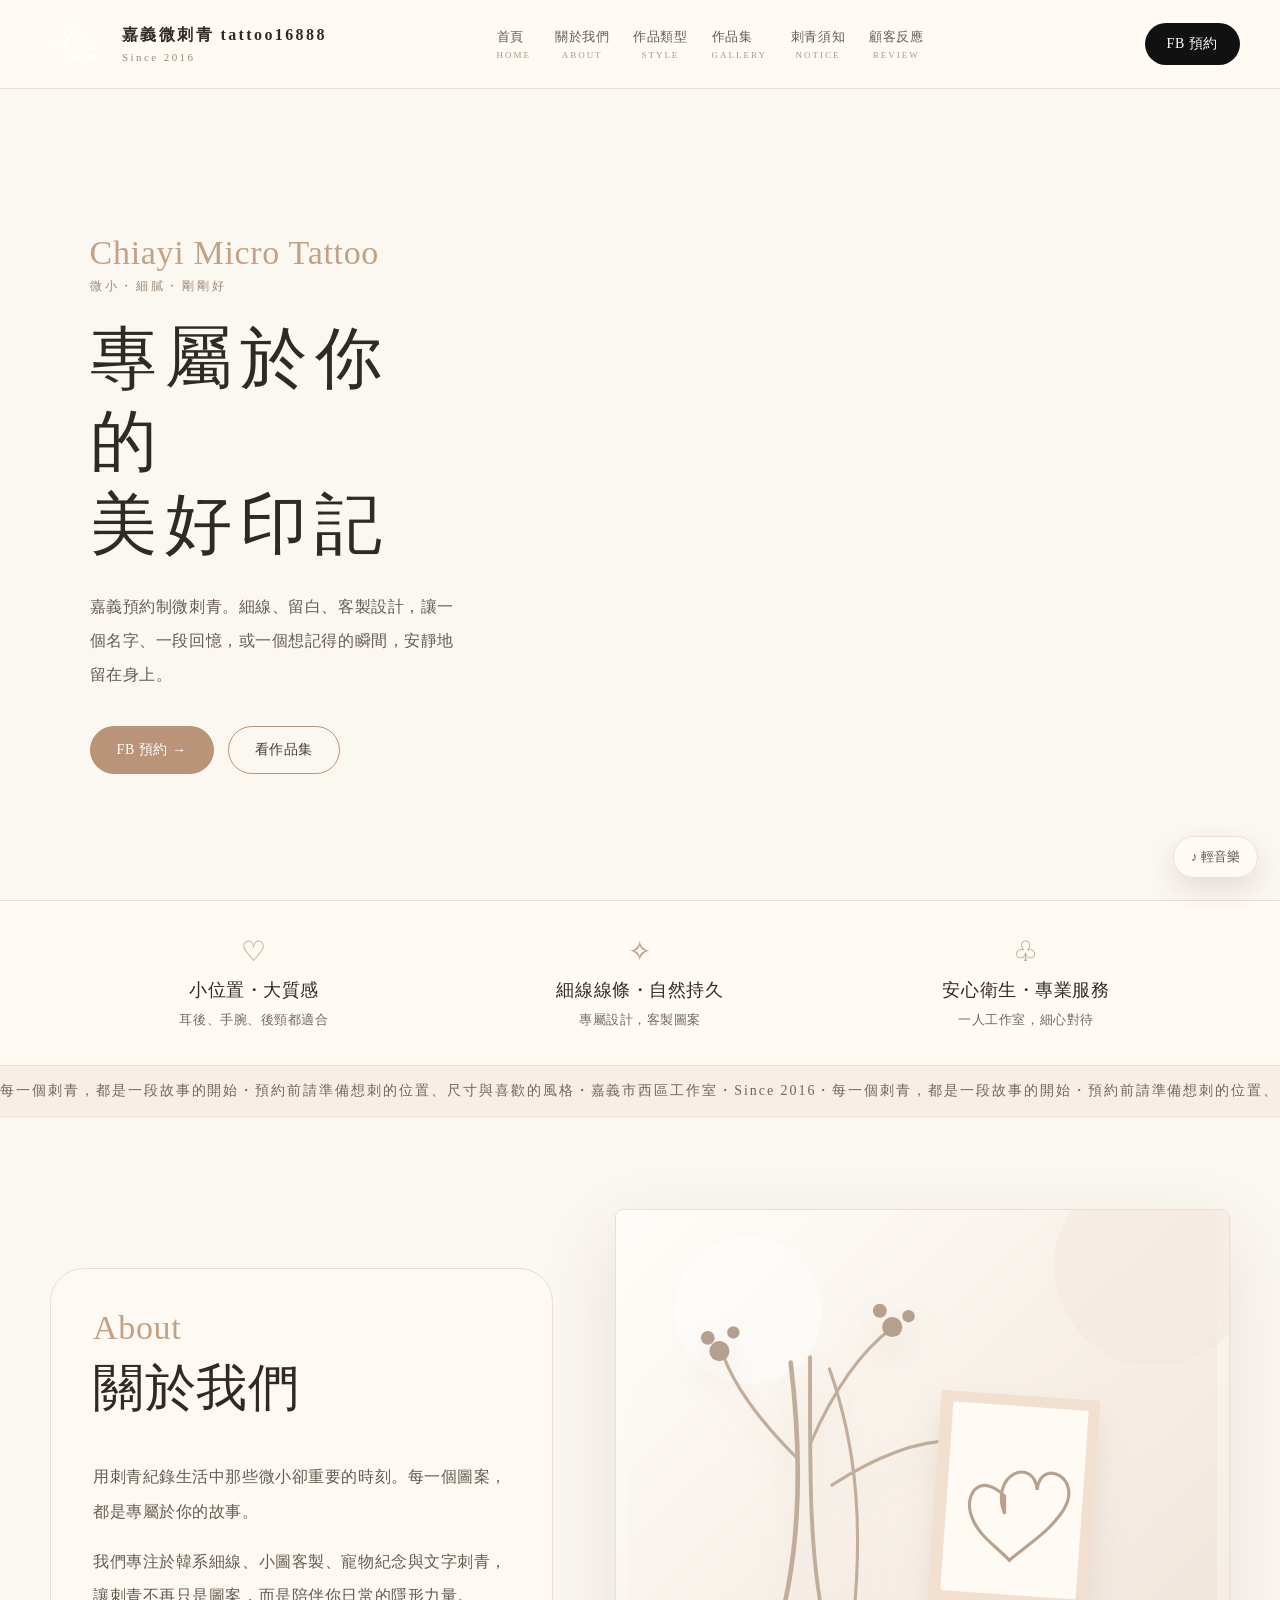
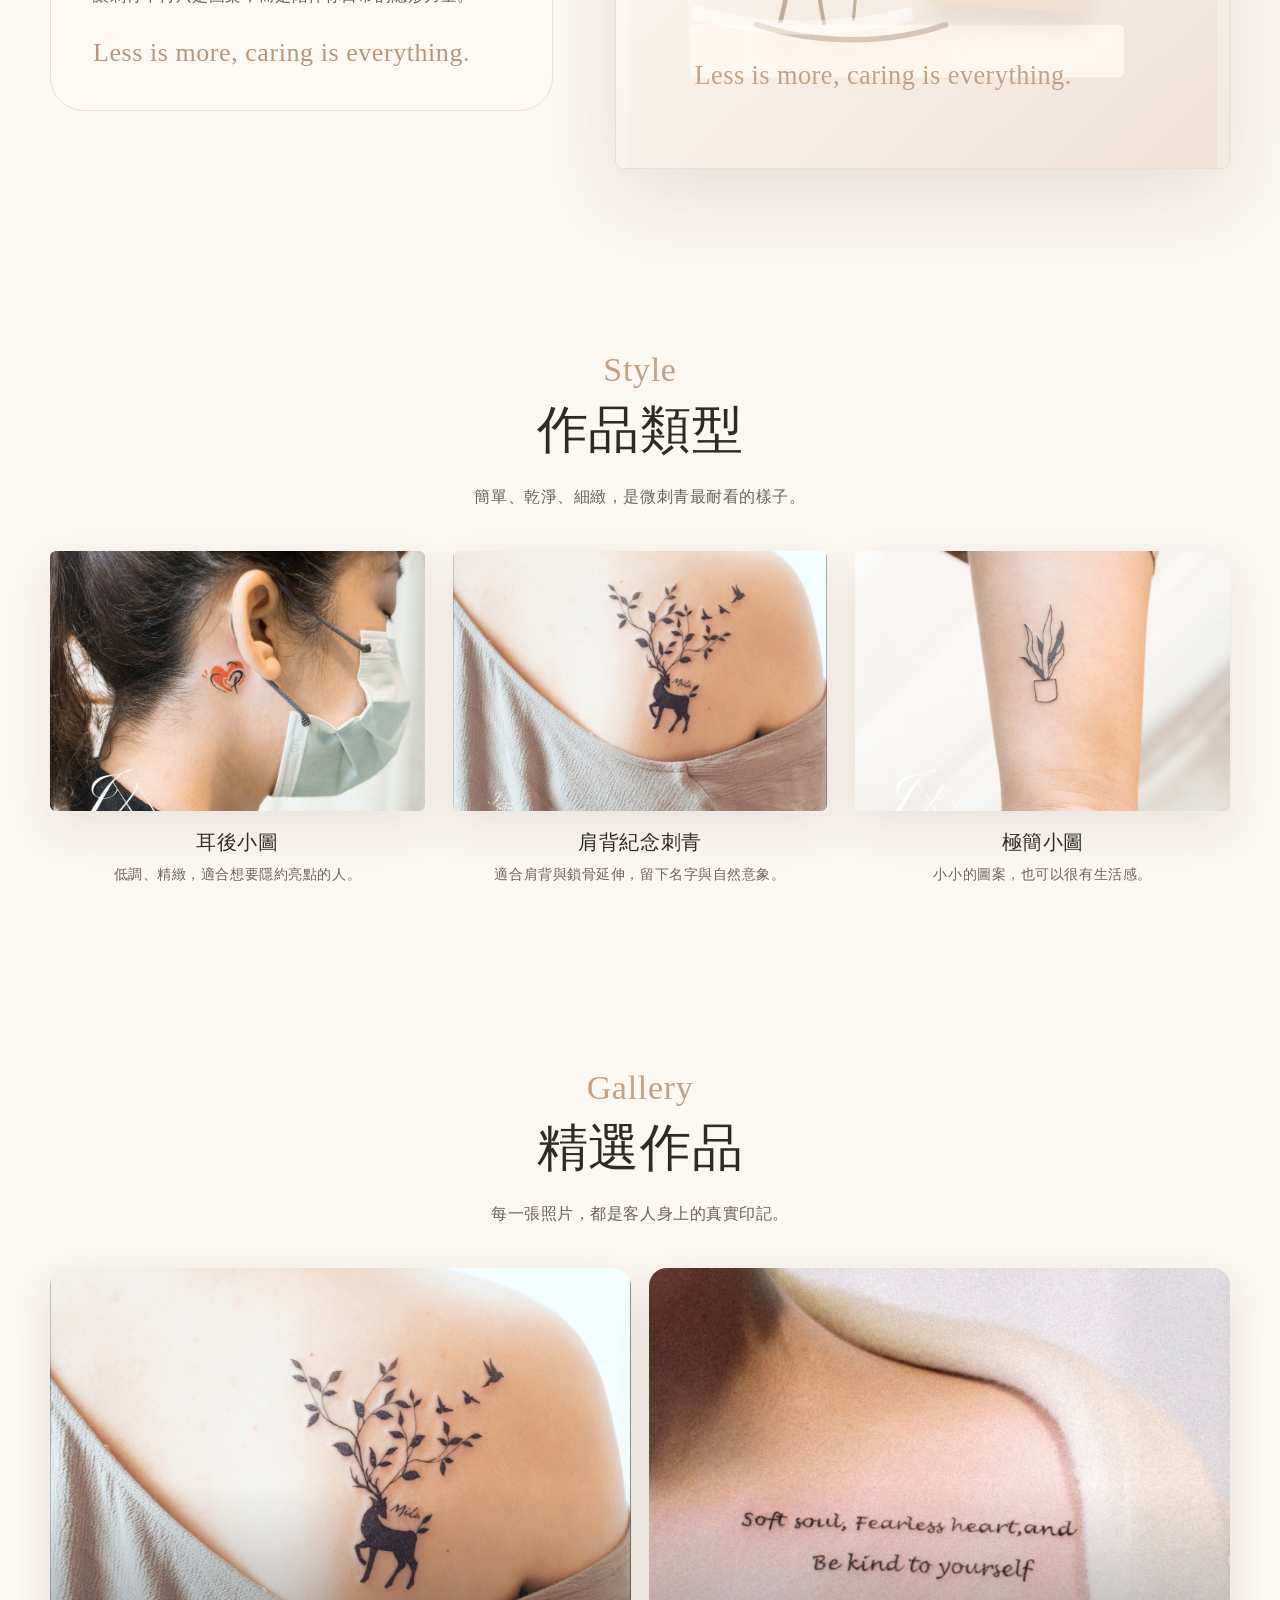
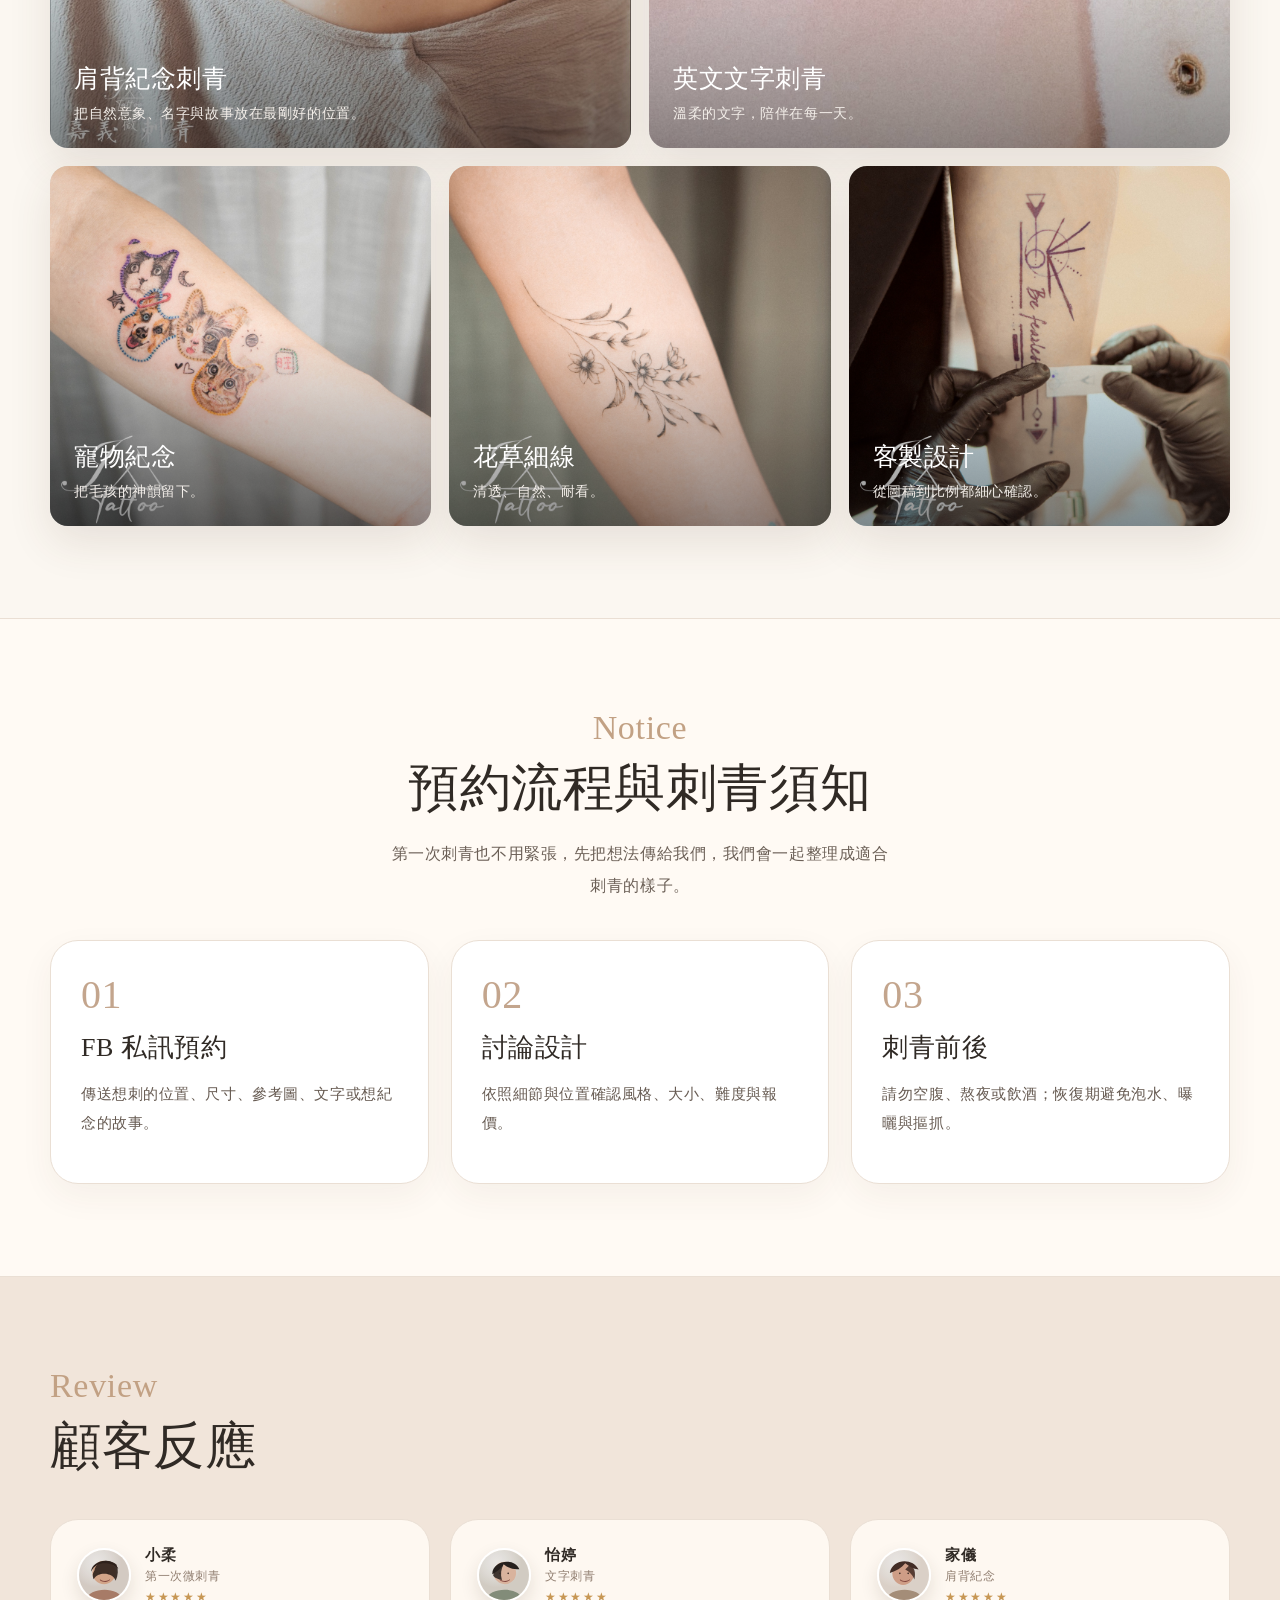
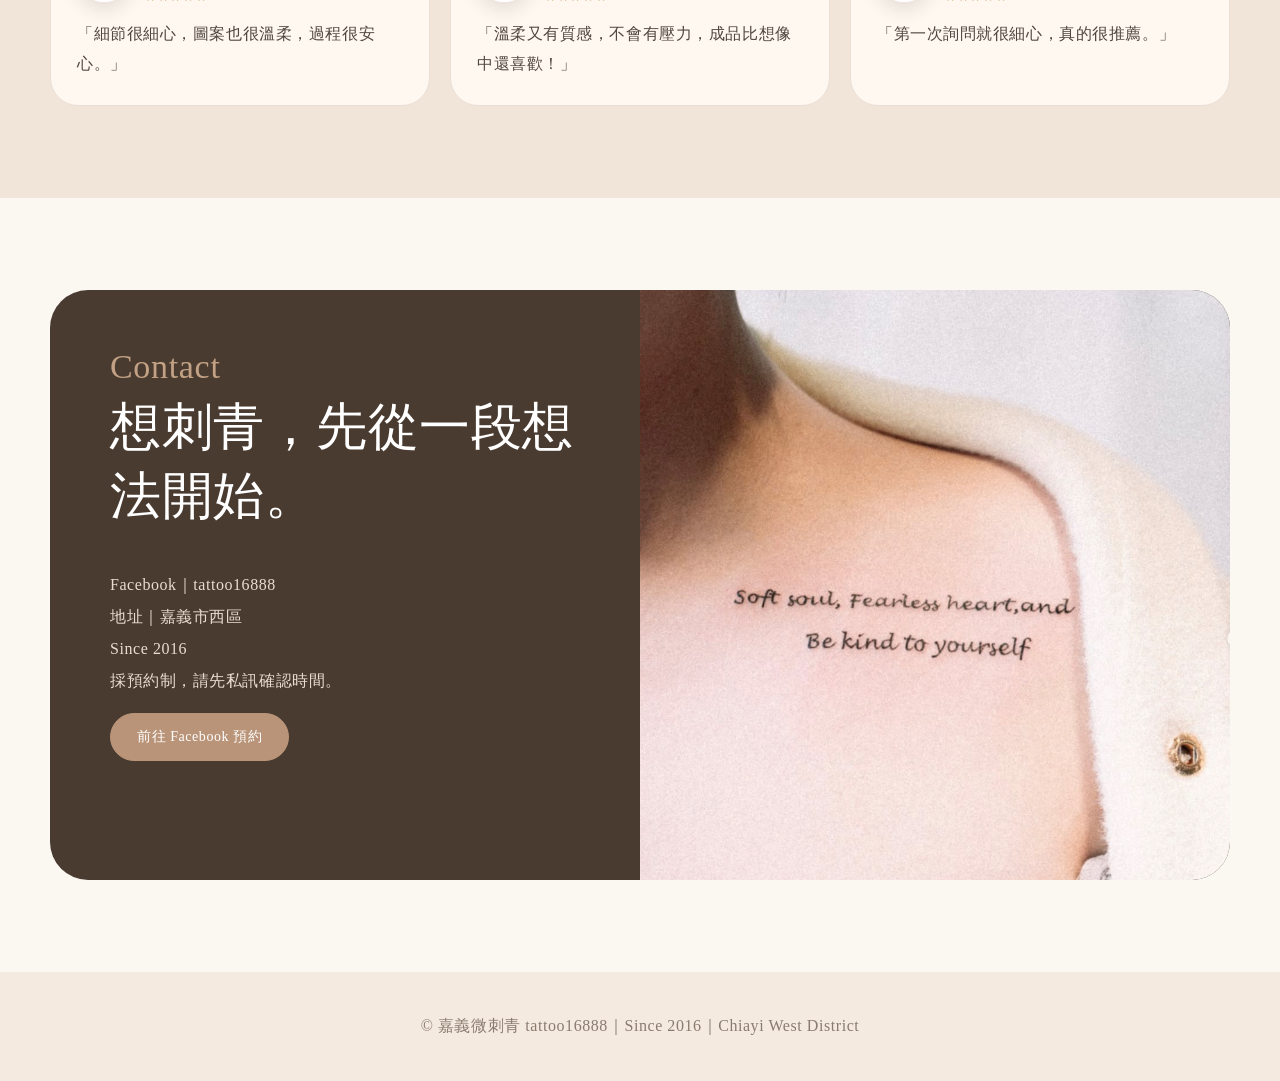
<file: index.html>
<!DOCTYPE html>
<html lang="zh-Hant">
<head>
<meta charset="UTF-8">
<meta name="viewport" content="width=device-width, initial-scale=1.0">
<title>嘉義微刺青 tattoo16888｜Since 2016</title>
<style>
:root{
  --bg:#fbf7f1; --cream:#fffaf4; --paper:#fffdf9; --soft:#f2e7dc;
  --line:#eadfd4; --ink:#302a25; --muted:#756b62; --latte:#b99478; --coffee:#4a3b31;
}
*{box-sizing:border-box}
html{scroll-behavior:smooth}
body{
  margin:0;background:var(--bg);color:var(--ink);
  font-family:"Noto Serif TC","Noto Sans TC","PingFang TC","Microsoft JhengHei",serif;
  letter-spacing:.035em;
}
a{text-decoration:none;color:inherit} img{display:block;max-width:100%}
.nav{position:fixed;top:0;left:0;right:0;z-index:50;background:rgba(255,250,244,.92);backdrop-filter:blur(18px);border-bottom:1px solid var(--line)}
.nav-inner{max-width:1260px;margin:auto;height:88px;padding:0 30px;display:grid;grid-template-columns:300px 1fr 160px;gap:24px;align-items:center}
.logo-area{display:flex;align-items:center;gap:14px}.logo-area img{width:68px;height:52px;object-fit:contain}
.brand strong{display:block;font-size:16px;letter-spacing:.15em;font-weight:600}.brand span{display:block;font-family:Georgia,serif;font-size:11px;letter-spacing:.22em;color:#9a8879;margin-top:5px}
.menu{display:flex;justify-content:center;gap:24px;font-size:13px;color:#665b52;white-space:nowrap}.menu small{display:block;font-family:Georgia,serif;font-size:9px;letter-spacing:.22em;color:#aa9889;text-align:center;margin-top:4px}
.fb-btn{justify-self:end;background:#111;color:#fff;border-radius:999px;padding:12px 22px;font-size:14px}
.music{position:fixed;right:22px;bottom:22px;z-index:90;border:1px solid var(--line);background:rgba(255,250,244,.94);border-radius:999px;padding:11px 17px;color:#66584f;box-shadow:0 12px 30px rgba(54,38,25,.12);cursor:pointer;font-size:13px}
.script{
  font-family:"Snell Roundhand","Segoe Script","Brush Script MT",cursive;
  color:#c2a184;font-size:34px;line-height:1;font-weight:300;letter-spacing:.02em;margin-bottom:8px;display:block;
  transform:none;
}
.hero{padding-top:88px;min-height:100vh;display:grid;grid-template-columns:43% 57%;overflow:hidden}
.hero-copy{padding:92px 7vw 70px;display:flex;flex-direction:column;justify-content:center;z-index:3}.kicker{color:#9b8879;letter-spacing:.28em;font-size:12px;margin-bottom:22px}
h1{font-size:clamp(42px,5.2vw,78px);line-height:1.25;font-weight:400;letter-spacing:.12em;margin:0 0 24px}
.hero-copy p{max-width:465px;color:#655b52;line-height:2.12;margin:0 0 34px}.btns{display:flex;gap:14px;flex-wrap:wrap}
.btn{display:inline-flex;align-items:center;justify-content:center;border-radius:999px;padding:14px 26px;border:1px solid var(--latte);background:var(--latte);color:white;font-size:14px}.btn.light{background:transparent;color:var(--coffee)}
.slider{position:relative;min-height:calc(100vh - 88px);overflow:hidden}.slide{position:absolute;inset:0;opacity:0;animation:fadeSlide 18s infinite}.slide:nth-child(1){animation-delay:0s}.slide:nth-child(2){animation-delay:6s}.slide:nth-child(3){animation-delay:12s}.slide img{width:100%;height:100%;object-fit:cover}
.slider:before{content:"";position:absolute;inset:0;z-index:2;background:linear-gradient(90deg,var(--bg) 0%,rgba(251,247,241,.78) 16%,rgba(251,247,241,0) 50%)}
@keyframes fadeSlide{0%,100%{opacity:0}8%,32%{opacity:1}42%{opacity:0}}
.feature-row{background:var(--cream);border-top:1px solid var(--line);border-bottom:1px solid var(--line)}.features{max-width:1180px;margin:auto;padding:34px 24px;display:grid;grid-template-columns:repeat(3,1fr);gap:26px;text-align:center}.feature .icon{font-size:28px;color:var(--latte);margin-bottom:10px}.feature h3{font-size:18px;font-weight:500;margin:0 0 6px}.feature p{font-size:13px;line-height:1.8;color:#74685f;margin:0}
.marquee{overflow:hidden;white-space:nowrap;background:#f7eee5;border-bottom:1px solid var(--line)}.marquee span{display:inline-block;padding:16px 0;animation:move 45s linear infinite;color:#71655d;letter-spacing:.14em;font-size:14px}@keyframes move{from{transform:translateX(0)}to{transform:translateX(-50%)}}
section{padding:92px 28px}.container{max-width:1180px;margin:auto}.section-title{margin-bottom:38px}.section-title.center{text-align:center}.section-title h2{font-size:clamp(32px,4vw,54px);line-height:1.35;font-weight:400;margin:0}.section-title p{color:#6c6057;line-height:2;max-width:500px;margin:16px 0 0}.section-title.center p{margin:16px auto 0}
.about{display:grid;grid-template-columns:.9fr 1.1fr;gap:62px;align-items:center}.about-card{background:rgba(255,250,244,.74);border:1px solid var(--line);border-radius:34px;padding:42px}.about-card p{color:#655b52;line-height:2.15}.about-note{margin-top:24px;color:#b99579;font-family:"Snell Roundhand","Segoe Script","Brush Script MT",cursive;font-size:26px;font-weight:300}
.about-art{height:560px;background:linear-gradient(145deg,#fffdf9,#f4ebe2);border-radius:8px;box-shadow:0 28px 80px rgba(80,58,40,.12);position:relative;overflow:hidden;border:1px solid var(--line)}
.about-art svg{width:100%;height:100%}
.style-grid{display:grid;grid-template-columns:repeat(3,1fr);gap:28px}.style-card{text-align:center}.style-card img{width:100%;height:260px;object-fit:cover;border-radius:6px;box-shadow:0 18px 50px rgba(80,58,40,.1)}.style-card h3{font-size:20px;font-weight:500;margin:18px 0 6px}.style-card p{font-size:14px;line-height:1.8;color:#6f6259;margin:0}
.gallery{display:grid;grid-template-columns:repeat(12,1fr);gap:18px}.work{position:relative;overflow:hidden;border-radius:18px;min-height:360px;background:#ddd;box-shadow:0 16px 44px rgba(80,58,40,.12)}.work:nth-child(1){grid-column:span 6;min-height:480px}.work:nth-child(2){grid-column:span 6;min-height:480px}.work:nth-child(3),.work:nth-child(4),.work:nth-child(5){grid-column:span 4}.work img{width:100%;height:100%;object-fit:cover;position:absolute;inset:0;transition:.55s}.work:hover img{transform:scale(1.04)}.work:after{content:"";position:absolute;inset:0;background:linear-gradient(180deg,transparent 45%,rgba(0,0,0,.44))}.work div{position:absolute;left:24px;right:24px;bottom:22px;color:white;z-index:2}.work h3{font-size:25px;font-weight:400;margin:0 0 6px}.work p{font-size:14px;line-height:1.8;margin:0;color:#f3eee9}
.process-wrap{background:#fffaf4;border-top:1px solid var(--line);border-bottom:1px solid var(--line)}.cards{display:grid;grid-template-columns:repeat(3,1fr);gap:22px}.card{background:white;border:1px solid var(--line);border-radius:28px;padding:30px;box-shadow:0 12px 34px rgba(80,58,40,.055)}.num{font-family:Georgia,serif;font-size:40px;color:#c3a58d;margin-bottom:12px}.card h3{font-size:26px;font-weight:400;margin:0 0 12px}.card p,.card li{color:#665a51;line-height:1.95;font-size:15px}
.review-section{background:#f1e5da}.reviews{display:grid;grid-template-columns:repeat(3,1fr);gap:20px}.review-card{background:rgba(255,250,244,.92);border:1px solid var(--line);border-radius:28px;padding:26px;position:relative}.review-top{display:flex;align-items:center;gap:14px;margin-bottom:14px}.avatar{width:54px;height:54px;border-radius:50%;overflow:hidden;flex:0 0 54px;border:2px solid white;box-shadow:0 8px 18px rgba(54,38,25,.12)}.avatar img{width:100%;height:100%;object-fit:cover}.person b{display:block;font-size:15px}.person span{display:block;font-size:12px;color:#907e70;margin-top:3px}.stars{color:#c79754;letter-spacing:.14em;font-size:12px;margin-top:5px}.review-card p{font-size:16px;line-height:1.9;color:#50473f;margin:0}
.contact{display:grid;grid-template-columns:1fr 1fr;background:var(--coffee);color:white;border-radius:38px;overflow:hidden}.contact-text{padding:60px}.contact-text p{color:#eadccf;line-height:2}.contact-img img{width:100%;height:100%;min-height:420px;object-fit:cover}footer{background:#f4eadf;padding:44px 24px;text-align:center;color:#8a7b6f}
@media(min-width:901px) and (max-width:1180px){.nav-inner{grid-template-columns:260px 1fr 140px;padding:0 22px}.menu{gap:14px;font-size:12px}.hero{grid-template-columns:46% 54%}.style-grid{gap:20px}.style-card img{height:230px}}
@media(max-width:900px){.nav-inner{height:auto;grid-template-columns:1fr auto;padding:14px 18px}.menu{display:none}.fb-btn{padding:11px 15px}.logo-area img{width:58px}.brand strong{font-size:15px}.hero{grid-template-columns:1fr}.slider{order:-1;min-height:460px}.slider:before{background:linear-gradient(180deg,rgba(251,247,241,0) 48%,var(--bg) 100%)}.hero-copy{padding:42px 22px 62px}.features,.about,.style-grid,.cards,.reviews,.contact{grid-template-columns:1fr}section{padding:70px 20px}.about-art{height:420px}.about-card{padding:28px}.gallery{grid-template-columns:1fr}.work:nth-child(n){grid-column:span 1;min-height:360px}.contact-text{padding:42px 26px}}
</style>
</head>
<body>
<audio id="bgm" autoplay loop playsinline><source src="assets/music.mp3" type="audio/mpeg"></audio>
<button class="music" onclick="toggleMusic()">♪ 輕音樂</button>
<nav class="nav"><div class="nav-inner"><a class="logo-area" href="#"><img src="assets/logo.png" alt="嘉義微刺青 logo"><div class="brand"><strong>嘉義微刺青 tattoo16888</strong><span>Since 2016</span></div></a><div class="menu"><a href="#">首頁<small>HOME</small></a><a href="#about">關於我們<small>ABOUT</small></a><a href="#style">作品類型<small>STYLE</small></a><a href="#gallery">作品集<small>GALLERY</small></a><a href="#notice">刺青須知<small>NOTICE</small></a><a href="#reviews">顧客反應<small>REVIEW</small></a></div><a class="fb-btn" href="https://www.facebook.com/tattoo16888/" target="_blank">FB 預約</a></div></nav>
<header class="hero"><div class="hero-copy"><div class="script">Chiayi Micro Tattoo</div><div class="kicker">微小・細膩・剛剛好</div><h1>專屬於你的<br>美好印記</h1><p>嘉義預約制微刺青。細線、留白、客製設計，讓一個名字、一段回憶，或一個想記得的瞬間，安靜地留在身上。</p><div class="btns"><a class="btn" href="https://www.facebook.com/tattoo16888/" target="_blank">FB 預約 →</a><a class="btn light" href="#gallery">看作品集</a></div></div><div class="slider"><div class="slide"><img src="assets/slide_deer.jpg" alt="肩背鹿與樹枝刺青"></div><div class="slide"><img src="assets/work_text.jpg" alt="英文文字刺青"></div><div class="slide"><img src="assets/ear.jpg" alt="耳後微刺青"></div></div></header>
<div class="feature-row"><div class="features"><div class="feature"><div class="icon">♡</div><h3>小位置・大質感</h3><p>耳後、手腕、後頸都適合</p></div><div class="feature"><div class="icon">✧</div><h3>細線線條・自然持久</h3><p>專屬設計，客製圖案</p></div><div class="feature"><div class="icon">♧</div><h3>安心衛生・專業服務</h3><p>一人工作室，細心對待</p></div></div></div>
<div class="marquee"><span>每一個刺青，都是一段故事的開始・預約前請準備想刺的位置、尺寸與喜歡的風格・嘉義市西區工作室・Since 2016・每一個刺青，都是一段故事的開始・預約前請準備想刺的位置、尺寸與喜歡的風格・嘉義市西區工作室・Since 2016・</span></div>
<section id="about"><div class="container about"><div class="about-card"><div class="section-title"><div class="script">About</div><h2>關於我們</h2></div><p>用刺青紀錄生活中那些微小卻重要的時刻。每一個圖案，都是專屬於你的故事。</p><p>我們專注於韓系細線、小圖客製、寵物紀念與文字刺青，讓刺青不再只是圖案，而是陪伴你日常的隱形力量。</p><div class="about-note">Less is more, caring is everything.</div></div><div class="about-art" aria-label="手繪植物與畫框插圖"><svg viewBox="0 0 760 720" fill="none" xmlns="http://www.w3.org/2000/svg"><rect width="760" height="720" fill="url(#bg)"/><defs><linearGradient id="bg" x1="0" x2="1" y1="0" y2="1"><stop stop-color="#fffdf9"/><stop offset="1" stop-color="#efe2d7"/></linearGradient><filter id="shadow" x="-20%" y="-20%" width="140%" height="140%"><feDropShadow dx="0" dy="22" stdDeviation="20" flood-color="#b99d86" flood-opacity=".22"/></filter></defs><path d="M0 0h760v720H0z" fill="url(#bg)"/><g opacity=".5"><circle cx="155" cy="130" r="95" fill="#fff"/><circle cx="680" cy="72" r="130" fill="#f4e8dd"/></g><rect x="80" y="535" width="560" height="68" rx="6" fill="#fff7ef"/><g filter="url(#shadow)"><path d="M210 197c16 133 10 245-13 333" stroke="#c2ad9b" stroke-width="6" stroke-linecap="round"/><path d="M235 190c0 140-2 248 18 343" stroke="#c2ad9b" stroke-width="5" stroke-linecap="round"/><path d="M260 205c38 108 42 212 31 323" stroke="#c2ad9b" stroke-width="4" stroke-linecap="round"/><path d="M218 320c-50-50-82-95-96-135" stroke="#c2ad9b" stroke-width="4" stroke-linecap="round"/><path d="M236 300c31-71 65-118 105-148" stroke="#c2ad9b" stroke-width="4" stroke-linecap="round"/><path d="M263 355c67-43 124-62 172-56" stroke="#c2ad9b" stroke-width="4" stroke-linecap="round"/><g fill="#b5a08f"><circle cx="118" cy="182" r="13"/><circle cx="103" cy="165" r="9"/><circle cx="136" cy="158" r="8"/><circle cx="341" cy="151" r="13"/><circle cx="362" cy="137" r="8"/><circle cx="325" cy="130" r="9"/><circle cx="438" cy="299" r="12"/><circle cx="461" cy="305" r="8"/><circle cx="424" cy="278" r="8"/></g><path d="M166 535c80 27 174 25 244 0" stroke="#d7c5b6" stroke-width="7" stroke-linecap="round"/></g><g filter="url(#shadow)"><rect x="405" y="232" width="205" height="275" rx="4" fill="#f1dfcf" transform="rotate(4 405 232)"/><rect x="420" y="247" width="175" height="244" rx="3" fill="#fffaf4" transform="rotate(4 420 247)"/><path d="M486 392c-20-52 38-74 42-31 4-42 60-16 34 26-18 28-45 44-70 65-17-19-42-32-50-61-7-27 14-52 44-22z" stroke="#b8a18e" stroke-width="4" stroke-linecap="round"/></g><path d="M83 519c90 25 186 27 284 2" stroke="#fff" stroke-width="18" opacity=".45"/><text x="86" y="612" fill="#c2a184" font-family="Snell Roundhand, Segoe Script, cursive" font-size="34" font-weight="300">Less is more, caring is everything.</text></svg></div></div></section>
<section id="style"><div class="container"><div class="section-title center"><div class="script">Style</div><h2>作品類型</h2><p>簡單、乾淨、細緻，是微刺青最耐看的樣子。</p></div><div class="style-grid"><div class="style-card"><img src="assets/ear.jpg" alt=""><h3>耳後小圖</h3><p>低調、精緻，適合想要隱約亮點的人。</p></div><div class="style-card"><img src="assets/slide_deer.jpg" alt=""><h3>肩背紀念刺青</h3><p>適合肩背與鎖骨延伸，留下名字與自然意象。</p></div><div class="style-card"><img src="assets/plant.jpg" alt=""><h3>極簡小圖</h3><p>小小的圖案，也可以很有生活感。</p></div></div></div></section>
<section id="gallery"><div class="container"><div class="section-title center"><div class="script">Gallery</div><h2>精選作品</h2><p>每一張照片，都是客人身上的真實印記。</p></div><div class="gallery"><a class="work"><img src="assets/slide_deer.jpg" alt=""><div><h3>肩背紀念刺青</h3><p>把自然意象、名字與故事放在最剛好的位置。</p></div></a><a class="work"><img src="assets/work_text.jpg" alt=""><div><h3>英文文字刺青</h3><p>溫柔的文字，陪伴在每一天。</p></div></a><a class="work"><img src="assets/pets.jpg" alt=""><div><h3>寵物紀念</h3><p>把毛孩的神韻留下。</p></div></a><a class="work"><img src="assets/floral.jpg" alt=""><div><h3>花草細線</h3><p>清透、自然、耐看。</p></div></a><a class="work"><img src="assets/process.jpg" alt=""><div><h3>客製設計</h3><p>從圖稿到比例都細心確認。</p></div></a></div></div></section>
<section class="process-wrap" id="notice"><div class="container"><div class="section-title center"><div class="script">Notice</div><h2>預約流程與刺青須知</h2><p>第一次刺青也不用緊張，先把想法傳給我們，我們會一起整理成適合刺青的樣子。</p></div><div class="cards"><div class="card"><div class="num">01</div><h3>FB 私訊預約</h3><p>傳送想刺的位置、尺寸、參考圖、文字或想紀念的故事。</p></div><div class="card"><div class="num">02</div><h3>討論設計</h3><p>依照細節與位置確認風格、大小、難度與報價。</p></div><div class="card"><div class="num">03</div><h3>刺青前後</h3><p>請勿空腹、熬夜或飲酒；恢復期避免泡水、曝曬與摳抓。</p></div></div></div></section>
<section class="review-section" id="reviews"><div class="container"><div class="section-title"><div class="script">Review</div><h2>顧客反應</h2></div><div class="reviews"><div class="review-card"><div class="review-top"><div class="avatar"><img src="assets/avatar1.svg" alt=""></div><div class="person"><b>小柔</b><span>第一次微刺青</span><div class="stars">★★★★★</div></div></div><p>「細節很細心，圖案也很溫柔，過程很安心。」</p></div><div class="review-card"><div class="review-top"><div class="avatar"><img src="assets/avatar2.svg" alt=""></div><div class="person"><b>怡婷</b><span>文字刺青</span><div class="stars">★★★★★</div></div></div><p>「溫柔又有質感，不會有壓力，成品比想像中還喜歡！」</p></div><div class="review-card"><div class="review-top"><div class="avatar"><img src="assets/avatar3.svg" alt=""></div><div class="person"><b>家儀</b><span>肩背紀念</span><div class="stars">★★★★★</div></div></div><p>「第一次詢問就很細心，真的很推薦。」</p></div></div></div></section>
<section><div class="container contact"><div class="contact-text"><div class="section-title"><div class="script">Contact</div><h2>想刺青，先從一段想法開始。</h2></div><p>Facebook｜tattoo16888<br>地址｜嘉義市西區<br>Since 2016<br>採預約制，請先私訊確認時間。</p><div class="btns"><a class="btn" href="https://www.facebook.com/tattoo16888/" target="_blank">前往 Facebook 預約</a></div></div><div class="contact-img"><img src="assets/work_text.jpg" alt="英文文字刺青"></div></div></section>
<footer>© 嘉義微刺青 tattoo16888｜Since 2016｜Chiayi West District</footer>
<script>const audio=document.getElementById('bgm');const btn=document.querySelector('.music');function setBtnPlaying(x){btn.textContent=x?'❚❚ 輕音樂':'♪ 輕音樂'}function toggleMusic(){if(audio.paused){audio.volume=.24;audio.play().then(()=>setBtnPlaying(true)).catch(()=>setBtnPlaying(false))}else{audio.pause();setBtnPlaying(false)}}window.addEventListener('load',()=>{audio.volume=.2;const p=audio.play();if(p){p.then(()=>setBtnPlaying(true)).catch(()=>setBtnPlaying(false))}});</script>
</body></html>
</file>
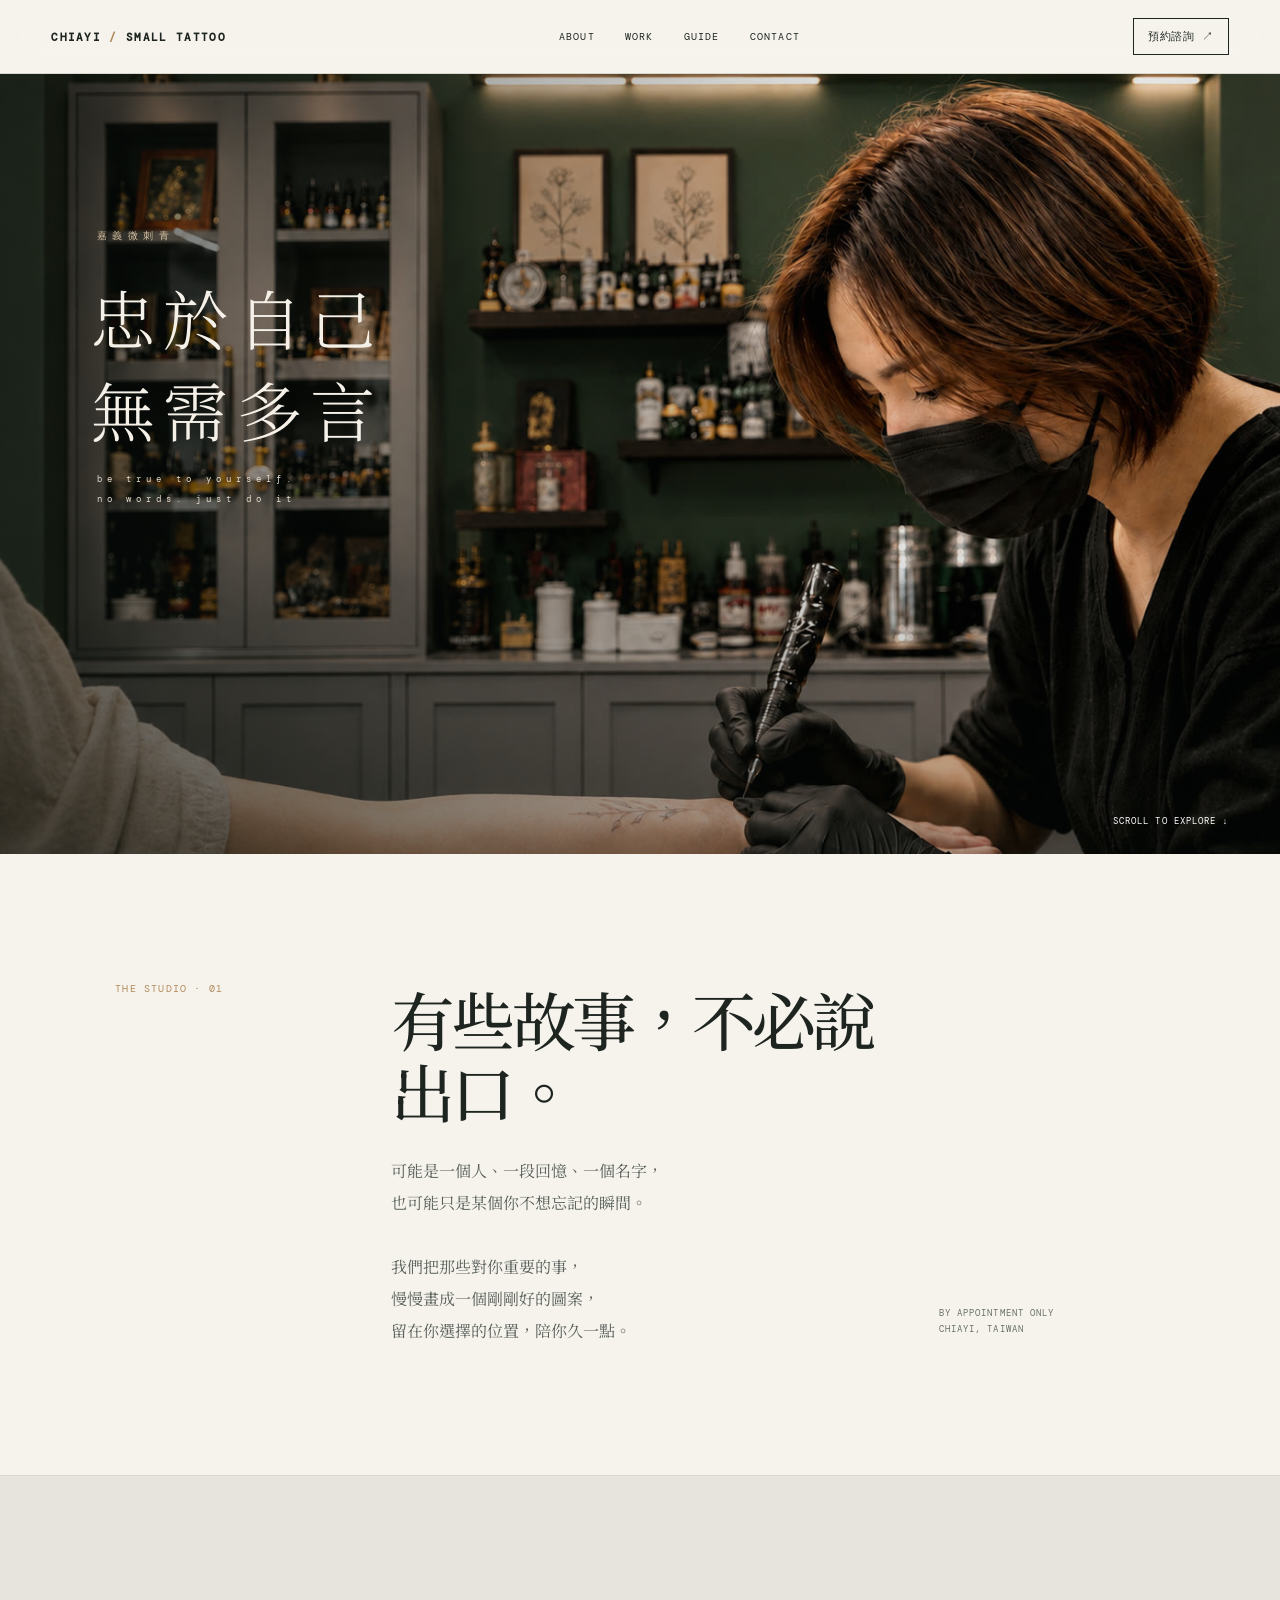
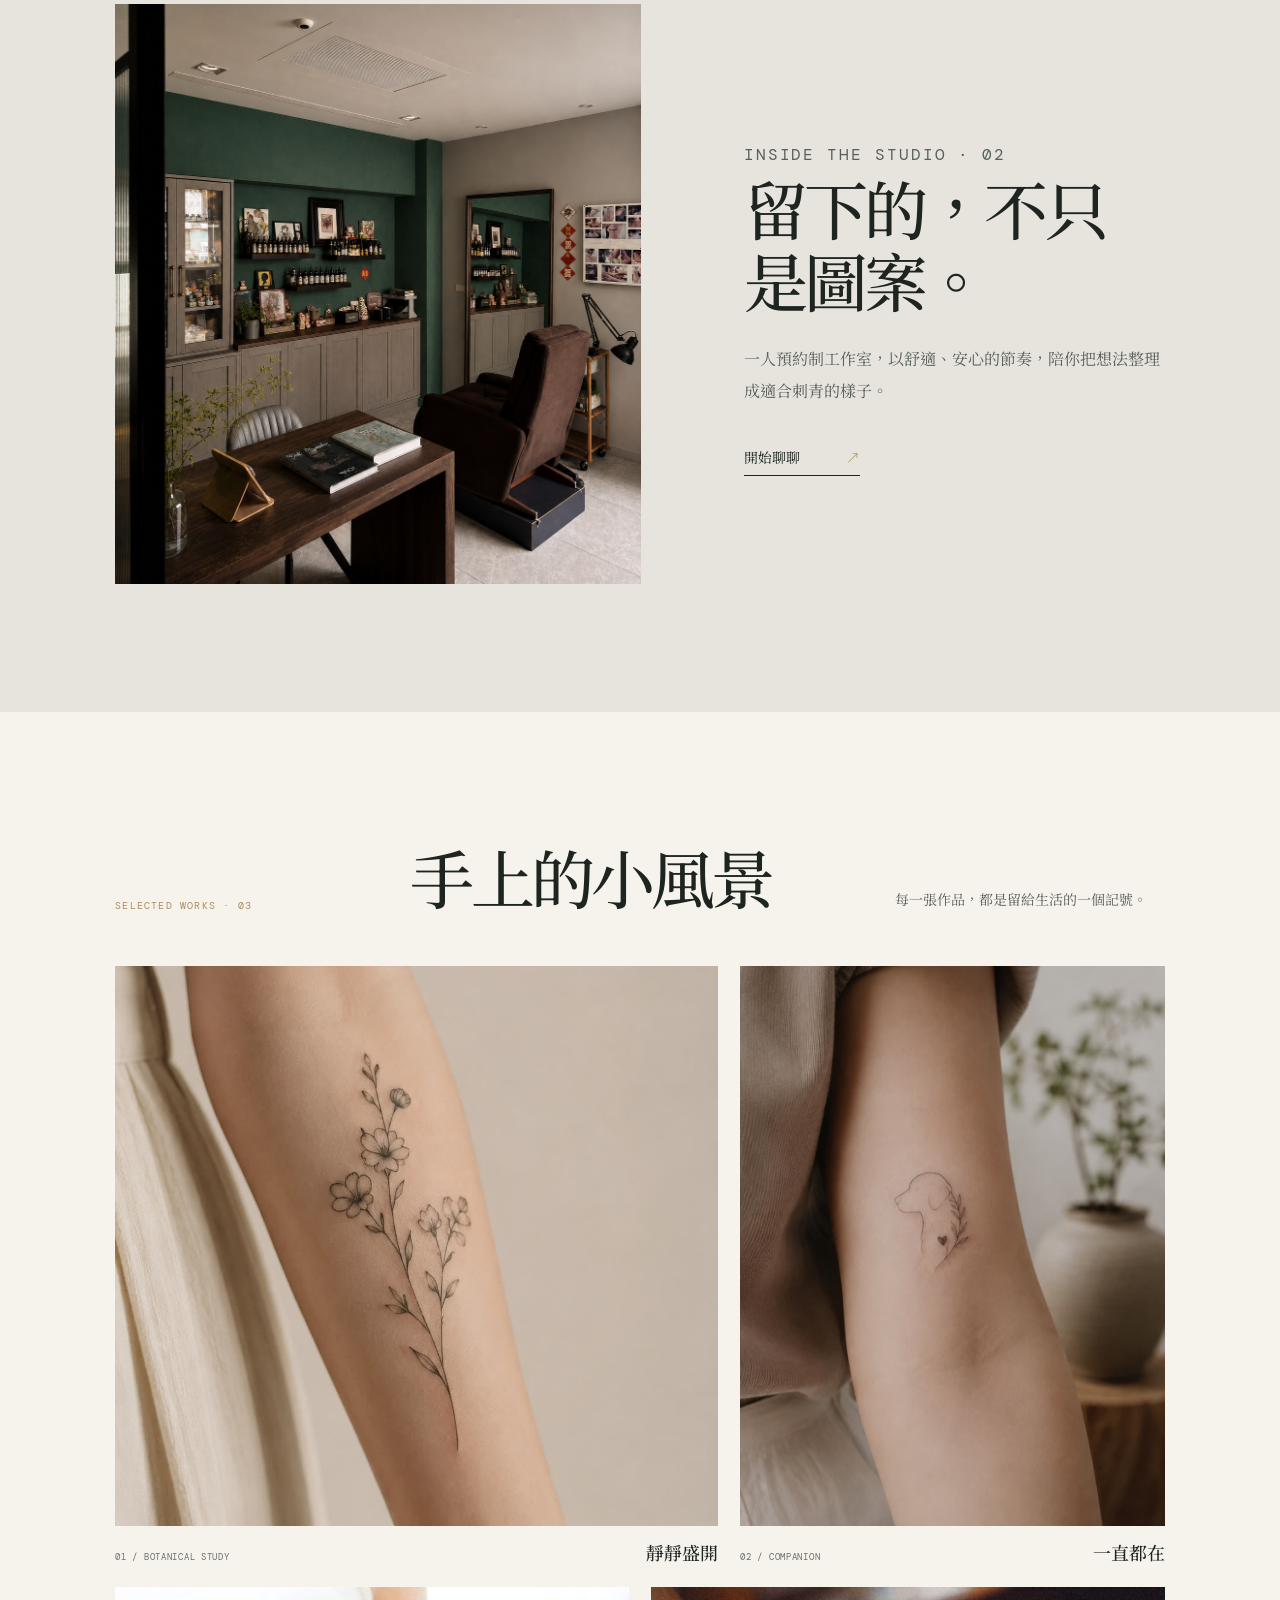
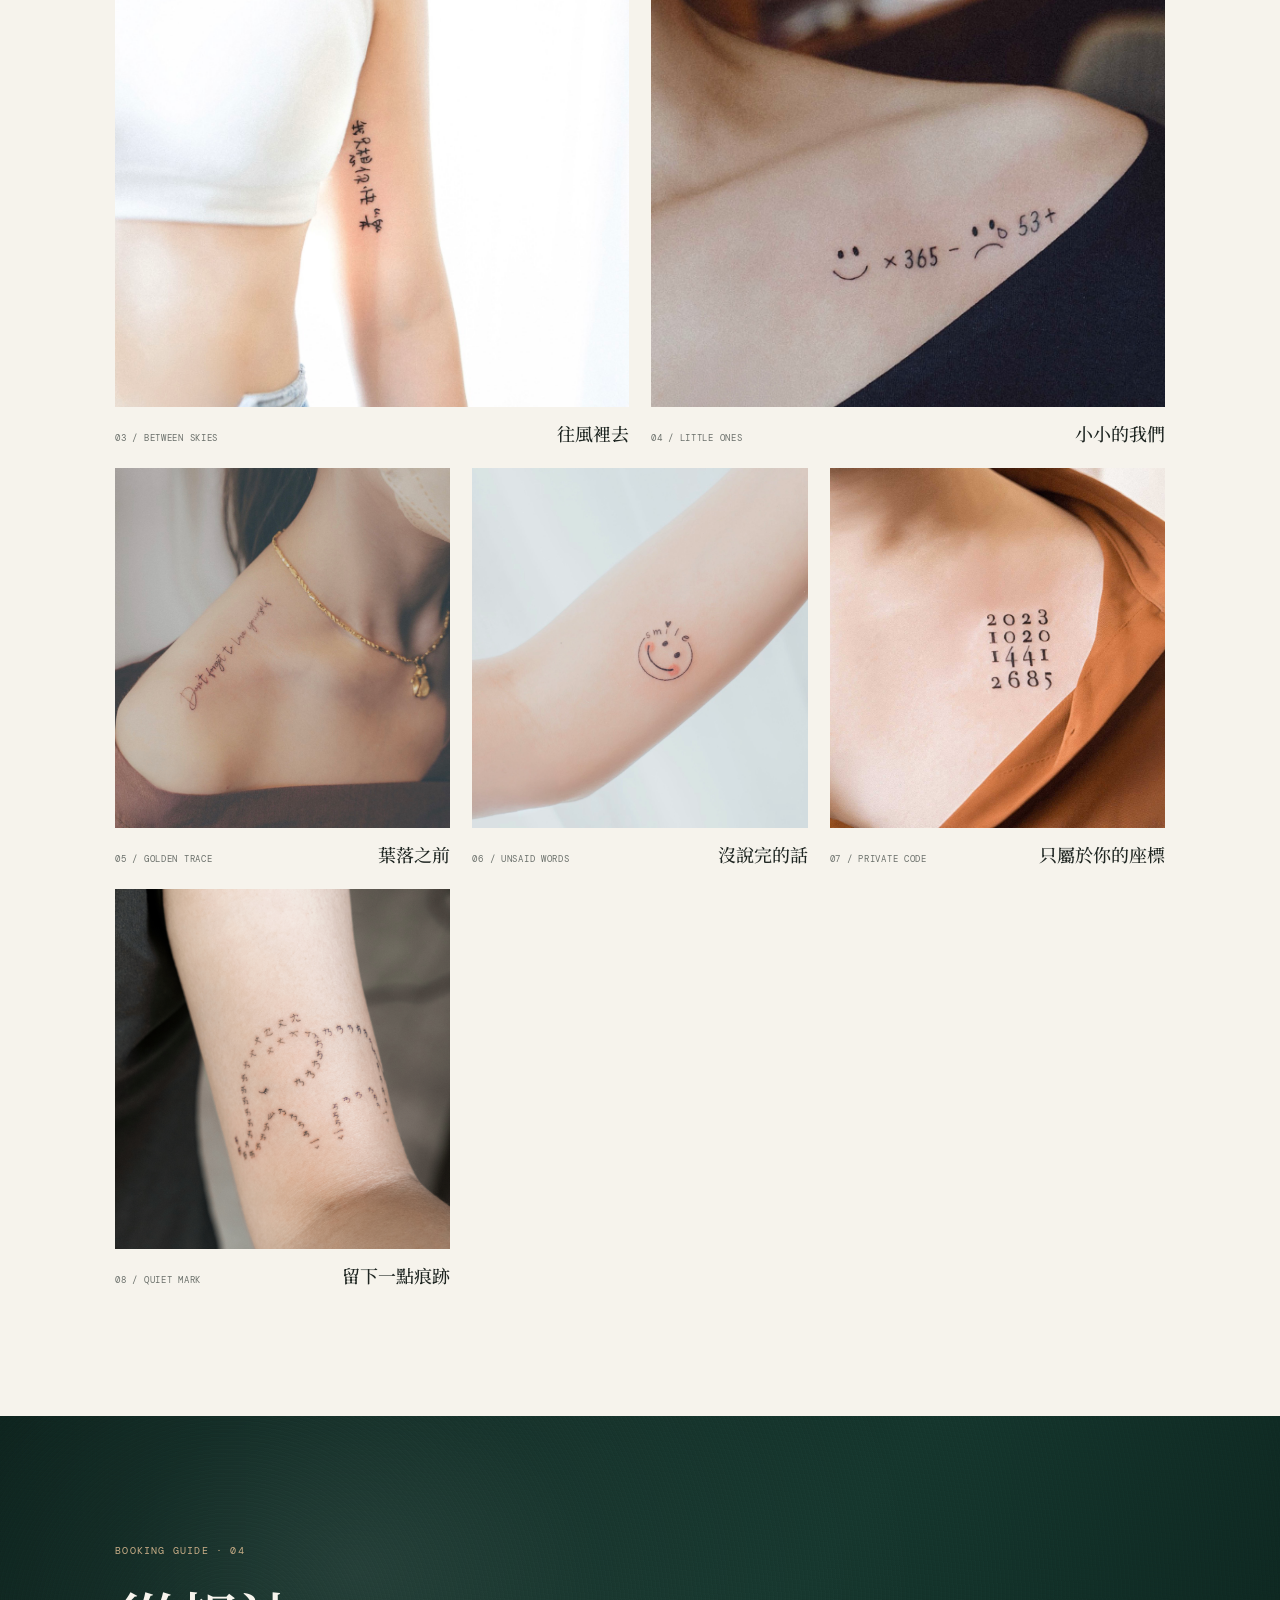
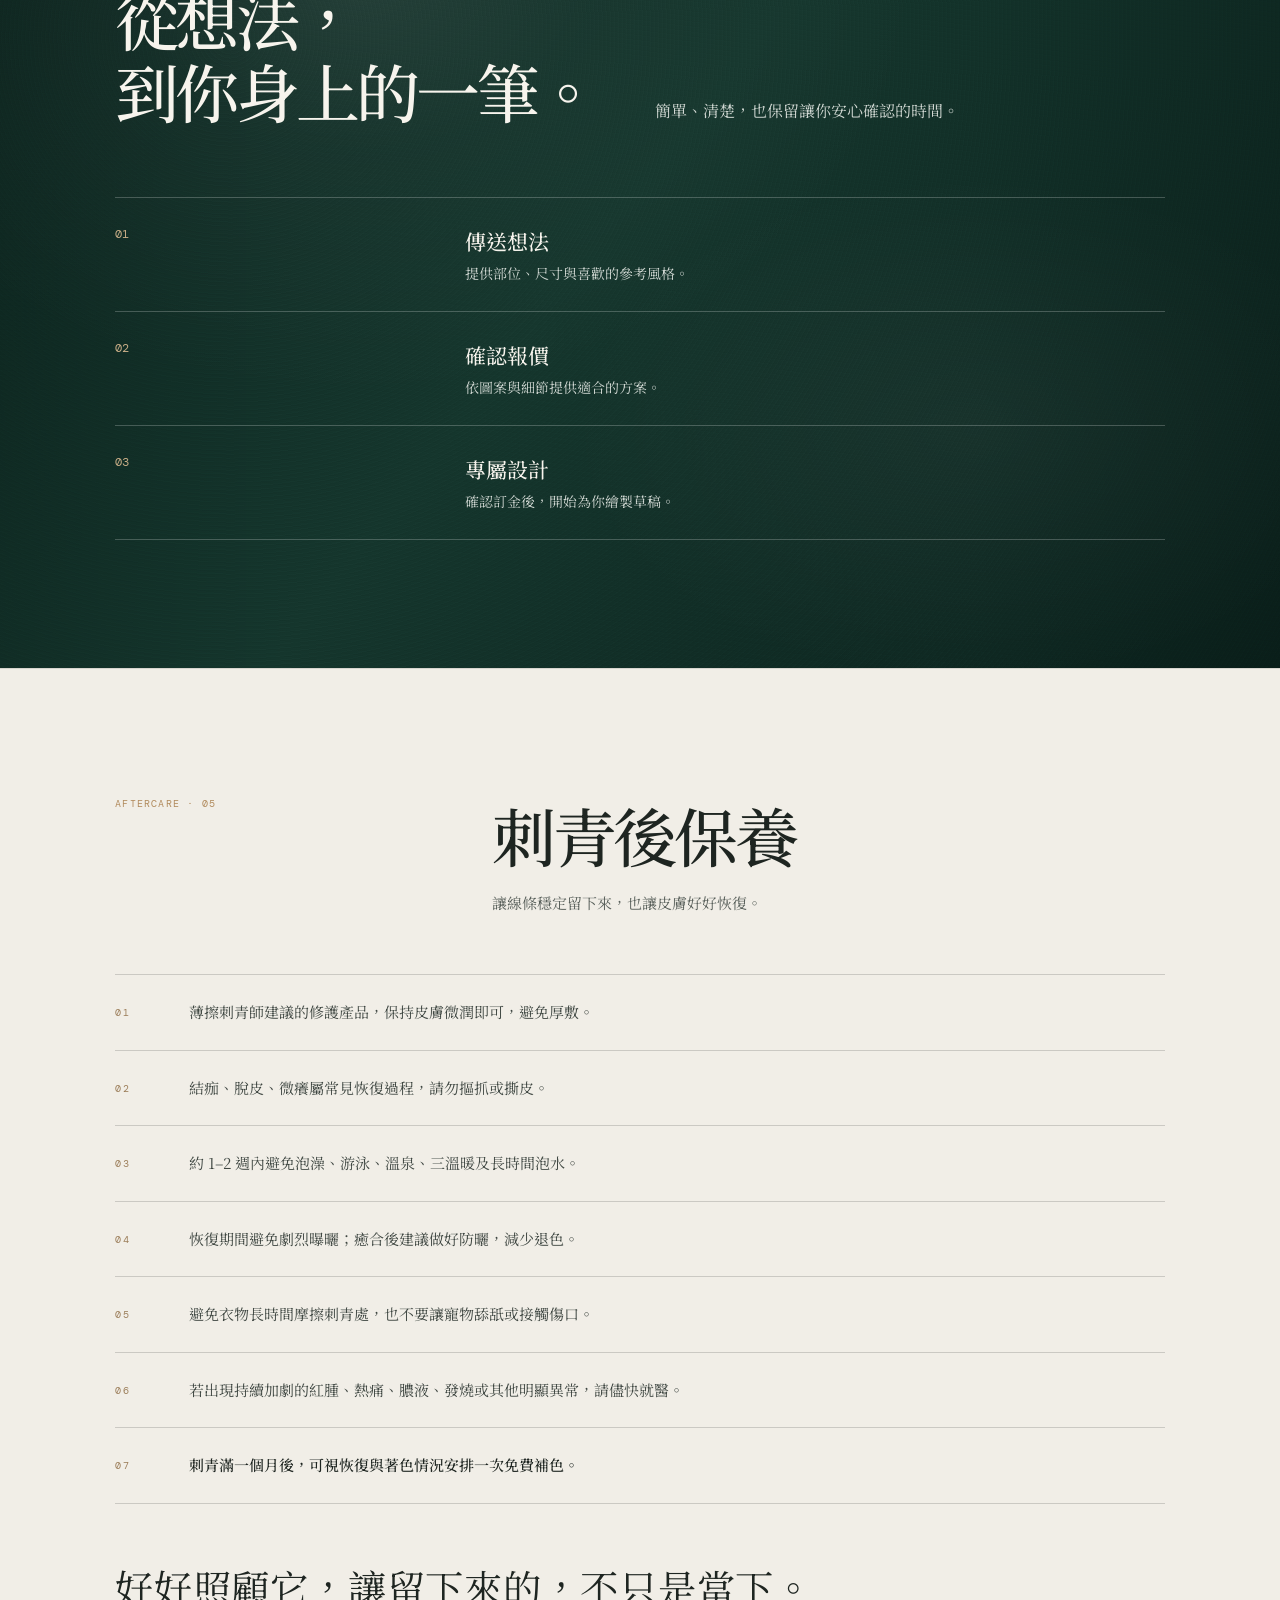
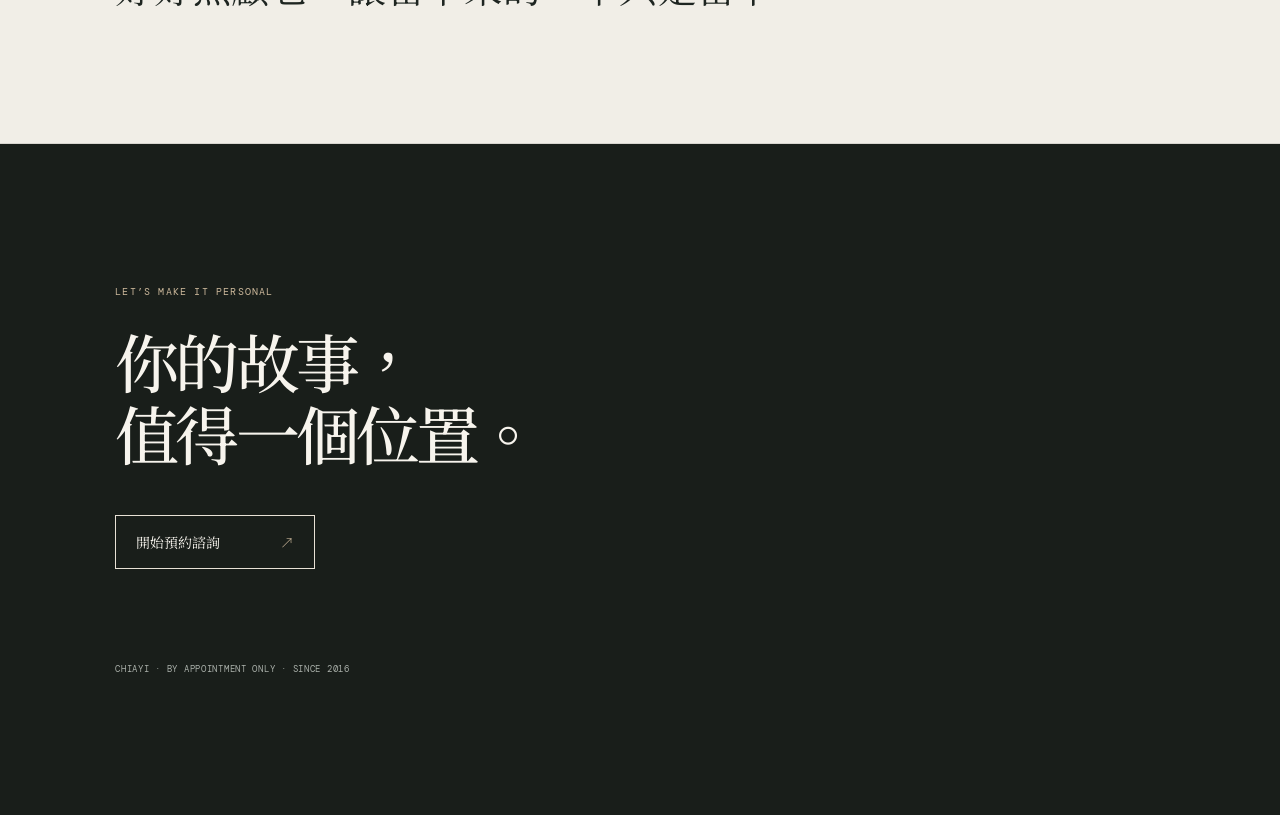
<file: small-tattoo/index.html>
<!doctype html>
<html lang="zh-Hant">
<head>
  <meta charset="utf-8" />
  <meta name="viewport" content="width=device-width, initial-scale=1" />
  <meta name="theme-color" content="#f6f3ec" />
  <title>嘉義微刺青｜Small Tattoo Chiayi</title>
  <meta name="description" content="嘉義預約制韓系細線與微刺青工作室。" />
  <link rel="stylesheet" href="style.css?v=20260904-0618" />
  <style>
    .hero-copy{top:36% !important;}
    .hero-location{margin-left:7px !important;padding-left:0 !important;letter-spacing:.55em !important;}
    .hero-en{white-space:normal !important;line-height:2.15;margin-top:14px !important;margin-left:7px !important;}
    .aftercare{padding:clamp(75px,10vw,145px) clamp(24px,9vw,150px);background:#f1eee7;border-top:1px solid rgba(30,37,33,.12);border-bottom:1px solid rgba(30,37,33,.12)}
    .aftercare-head{display:grid;grid-template-columns:1fr 2fr;gap:40px;align-items:start;margin-bottom:56px}
    .aftercare h2{font-size:clamp(38px,5vw,68px);line-height:1.18;font-weight:500;letter-spacing:-.05em;margin:0}
    .aftercare-intro{color:#59605b;line-height:2;font-size:15px;margin:16px 0 0;max-width:470px}
    .aftercare-list{list-style:none;margin:0;padding:0;border-top:1px solid rgba(30,37,33,.18)}
    .aftercare-list li{display:grid;grid-template-columns:56px 1fr;gap:18px;padding:23px 0;border-bottom:1px solid rgba(30,37,33,.18);line-height:1.9;color:#3f4742;font-size:15px}
    .aftercare-list span{font-family:'DM Mono',monospace;font-size:10px;letter-spacing:.14em;color:#9b7d59;padding-top:5px}
    .aftercare-list strong{font-weight:500;color:#1e2521}
    .aftercare-quote{margin:54px 0 0;font-size:clamp(24px,3vw,40px);line-height:1.5;letter-spacing:.02em;font-weight:400}
    @media(max-width:760px){
      .hero-copy{top:32% !important;}
      .hero-location{margin-left:5px !important;letter-spacing:.48em !important;}
      .hero-en{margin-left:5px !important;margin-top:12px !important;}
      .aftercare-head{grid-template-columns:1fr;gap:22px;margin-bottom:38px}
      .aftercare-list li{grid-template-columns:40px 1fr;gap:12px;padding:19px 0;font-size:14px}
      .aftercare-quote{margin-top:40px}
    }
  </style>
</head>
<body>
  <header class="nav"><a class="brand" href="#top">CHIAYI <i>/</i> SMALL TATTOO</a><nav><a href="#about">ABOUT</a><a href="#work">WORK</a><a href="#guide">GUIDE</a><a href="#contact">CONTACT</a></nav><a class="book" href="https://www.facebook.com/tattoo16888/" target="_blank" rel="noreferrer">預約諮詢 ↗</a></header>
  <main>
    <section class="hero" id="top">
      <video class="hero-video" autoplay muted loop playsinline preload="metadata" poster="assets/hero.jpg"><source src="assets/studio-film.mp4" type="video/mp4" /></video>
      <div class="hero-shade"></div>
      <div class="hero-copy">
        <p class="hero-location">嘉義微刺青</p>
        <h1>忠於自己<br>無需多言</h1>
        <p class="hero-en">Be true to yourself.<br>No words. Just do it</p>
      </div>
      <div class="scroll">SCROLL TO EXPLORE ↓</div>
    </section>
    <section class="intro" id="about"><p class="eyebrow">THE STUDIO · 01</p><div><h2>有些故事，不必說出口。</h2><p>可能是一個人、一段回憶、一個名字，<br>也可能只是某個你不想忘記的瞬間。<br><br>我們把那些對你重要的事，<br>慢慢畫成一個剛剛好的圖案，<br>留在你選擇的位置，陪你久一點。</p></div><p class="note">BY APPOINTMENT ONLY<br>CHIAYI, TAIWAN</p></section>
    <section class="studio"><div class="studio-image"><img src="assets/a2f2417d-bae5-402a-9c69-1bf145ee120d.png" alt="嘉義微刺青工作室空間"></div><div class="studio-copy"><p class="eyebrow">INSIDE THE STUDIO · 02</p><h2>留下的，不只是圖案。</h2><p>一人預約制工作室，以舒適、安心的節奏，陪你把想法整理成適合刺青的樣子。</p><a href="https://www.facebook.com/tattoo16888/" target="_blank" rel="noreferrer">開始聊聊 <b>↗</b></a></div></section>
    <section class="works" id="work">
      <div class="section-head"><p class="eyebrow">SELECTED WORKS · 03</p><h2>手上的小風景</h2><p>每一張作品，都是留給生活的一個記號。</p></div>
      <div class="work-grid">
        <figure class="work-card featured"><img src="assets/floral.jpg" alt="花草細線刺青作品"><figcaption><span>01 / BOTANICAL STUDY</span><strong>靜靜盛開</strong></figcaption></figure>
        <figure class="work-card tall"><img src="assets/pet.jpg" alt="寵物紀念刺青作品"><figcaption><span>02 / COMPANION</span><strong>一直都在</strong></figcaption></figure>
        <figure class="work-card wide"><img src="assets/1677507153-3504861884-g.jpg" alt="嘉義微刺青作品"><figcaption><span>03 / BETWEEN SKIES</span><strong>往風裡去</strong></figcaption></figure>
        <figure class="work-card wide"><img src="assets/1677507157-2260312992-g.jpg" alt="嘉義微刺青作品"><figcaption><span>04 / LITTLE ONES</span><strong>小小的我們</strong></figcaption></figure>
        <figure class="work-card"><img src="assets/1677507153-4259601622-g.jpg" alt="嘉義微刺青作品"><figcaption><span>05 / GOLDEN TRACE</span><strong>葉落之前</strong></figcaption></figure>
        <figure class="work-card"><img src="assets/1677507157-2807037520-g.jpg" alt="嘉義微刺青作品"><figcaption><span>06 / UNSAID WORDS</span><strong>沒說完的話</strong></figcaption></figure>
        <figure class="work-card"><img src="assets/1736049538-2308725149-g.jpg" alt="嘉義微刺青作品"><figcaption><span>07 / PRIVATE CODE</span><strong>只屬於你的座標</strong></figcaption></figure>
        <figure class="work-card"><img src="assets/MD_01684.jpg" alt="嘉義微刺青作品"><figcaption><span>08 / QUIET MARK</span><strong>留下一點痕跡</strong></figcaption></figure>
      </div>
    </section>
    <section class="guide" id="guide"><p class="eyebrow">BOOKING GUIDE · 04</p><div class="guide-top"><h2>從想法，<br>到你身上的一筆。</h2><p>簡單、清楚，也保留讓你安心確認的時間。</p></div><ol><li><span>01</span><div><b>傳送想法</b><p>提供部位、尺寸與喜歡的參考風格。</p></div></li><li><span>02</span><div><b>確認報價</b><p>依圖案與細節提供適合的方案。</p></div></li><li><span>03</span><div><b>專屬設計</b><p>確認訂金後，開始為你繪製草稿。</p></div></li></ol></section>
    <section class="aftercare" id="aftercare">
      <div class="aftercare-head"><p class="eyebrow">AFTERCARE · 05</p><div><h2>刺青後保養</h2><p class="aftercare-intro">讓線條穩定留下來，也讓皮膚好好恢復。</p></div></div>
      <ul class="aftercare-list">
        <li><span>01</span><div>薄擦刺青師建議的修護產品，保持皮膚微潤即可，避免厚敷。</div></li>
        <li><span>02</span><div>結痂、脫皮、微癢屬常見恢復過程，請勿摳抓或撕皮。</div></li>
        <li><span>03</span><div>約 1–2 週內避免泡澡、游泳、溫泉、三溫暖及長時間泡水。</div></li>
        <li><span>04</span><div>恢復期間避免劇烈曝曬；癒合後建議做好防曬，減少退色。</div></li>
        <li><span>05</span><div>避免衣物長時間摩擦刺青處，也不要讓寵物舔舐或接觸傷口。</div></li>
        <li><span>06</span><div>若出現持續加劇的紅腫、熱痛、膿液、發燒或其他明顯異常，請儘快就醫。</div></li>
        <li><span>07</span><div><strong>刺青滿一個月後，可視恢復與著色情況安排一次免費補色。</strong></div></li>
      </ul>
      <p class="aftercare-quote">好好照顧它，讓留下來的，不只是當下。</p>
    </section>
    <section class="contact" id="contact"><p class="eyebrow">LET’S MAKE IT PERSONAL</p><h2>你的故事，<br>值得一個位置。</h2><a href="https://www.facebook.com/tattoo16888/" target="_blank" rel="noreferrer">開始預約諮詢 <span>↗</span></a><p class="foot">CHIAYI · BY APPOINTMENT ONLY · SINCE 2016</p></section>
  </main>
</body>
</html>
</file>
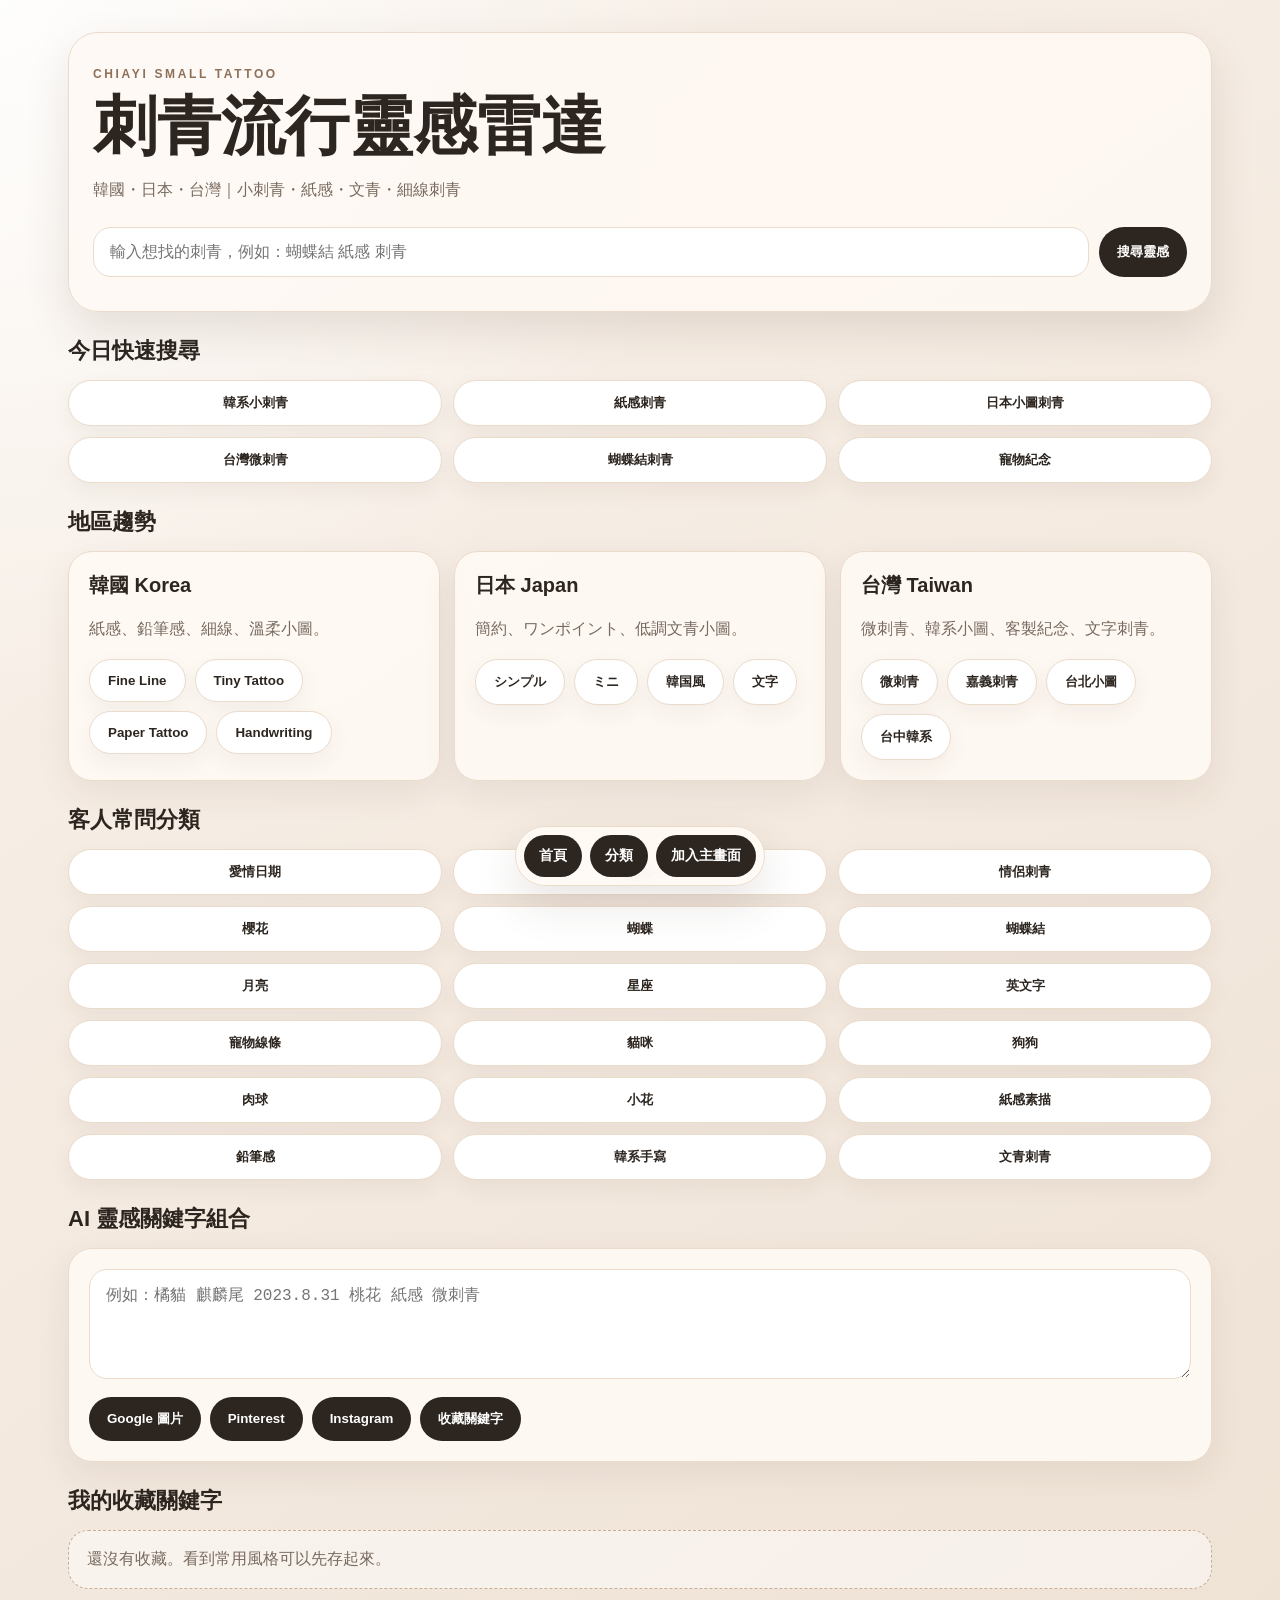
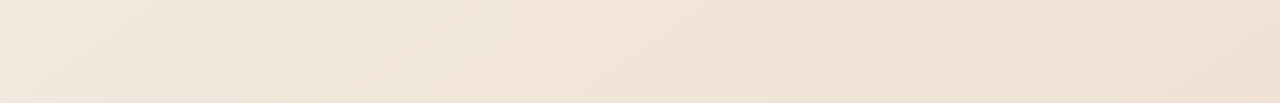
<file: tattoo_trend_radar_github_pages/index.html>
<!DOCTYPE html>
<html lang="zh-Hant">
<head>
  <meta charset="UTF-8" />
  <meta name="viewport" content="width=device-width, initial-scale=1.0" />
  <title>嘉義微刺青 Trend Radar</title>
  <meta name="description" content="韓國、日本、台灣小刺青／紙感刺青／文青刺青靈感搜尋工具" />
  <meta name="theme-color" content="#c8ad92" />
  <link rel="manifest" href="manifest.json" />
  <link rel="stylesheet" href="style.css" />
</head>
<body>
  <div class="app-shell">
    <header class="hero">
      <div class="brand-kicker">CHIAYI SMALL TATTOO</div>
      <h1>刺青流行靈感雷達</h1>
      <p>韓國・日本・台灣｜小刺青・紙感・文青・細線刺青</p>
      <div class="search-box">
        <input id="customKeyword" type="text" placeholder="輸入想找的刺青，例如：蝴蝶結 紙感 刺青" />
        <button onclick="searchCustom()">搜尋靈感</button>
      </div>
    </header>

    <main>
      <section class="section">
        <h2>今日快速搜尋</h2>
        <div class="quick-grid">
          <button onclick="openSearch('韓系 小刺青 細線 紙感 tattoo')">韓系小刺青</button>
          <button onclick="openSearch('paper tattoo fine line tiny tattoo korea')">紙感刺青</button>
          <button onclick="openSearch('日本 ワンポイント タトゥー シンプル')">日本小圖刺青</button>
          <button onclick="openSearch('台灣 微刺青 韓系 細線')">台灣微刺青</button>
          <button onclick="openSearch('ribbon tattoo fine line tiny')">蝴蝶結刺青</button>
          <button onclick="openSearch('pet memorial tattoo fine line cat dog')">寵物紀念</button>
        </div>
      </section>

      <section class="section">
        <h2>地區趨勢</h2>
        <div class="cards">
          <article class="card">
            <h3>韓國 Korea</h3>
            <p>紙感、鉛筆感、細線、溫柔小圖。</p>
            <div class="tag-list">
              <button onclick="multiSearch('korean fine line tattoo')">Fine Line</button>
              <button onclick="multiSearch('korean tiny tattoo')">Tiny Tattoo</button>
              <button onclick="multiSearch('korean paper tattoo')">Paper Tattoo</button>
              <button onclick="multiSearch('korean handwriting tattoo')">Handwriting</button>
            </div>
          </article>

          <article class="card">
            <h3>日本 Japan</h3>
            <p>簡約、ワンポイント、低調文青小圖。</p>
            <div class="tag-list">
              <button onclick="multiSearch('シンプル タトゥー ワンポイント')">シンプル</button>
              <button onclick="multiSearch('ミニ タトゥー 日本')">ミニ</button>
              <button onclick="multiSearch('韓国風 タトゥー 日本')">韓国風</button>
              <button onclick="multiSearch('文字 タトゥー 細線')">文字</button>
            </div>
          </article>

          <article class="card">
            <h3>台灣 Taiwan</h3>
            <p>微刺青、韓系小圖、客製紀念、文字刺青。</p>
            <div class="tag-list">
              <button onclick="multiSearch('台灣 微刺青 細線')">微刺青</button>
              <button onclick="multiSearch('嘉義 刺青 韓系')">嘉義刺青</button>
              <button onclick="multiSearch('台北 微刺青 小圖')">台北小圖</button>
              <button onclick="multiSearch('台中 韓系刺青 細線')">台中韓系</button>
            </div>
          </article>
        </div>
      </section>

      <section class="section">
        <h2>客人常問分類</h2>
        <div class="category-grid" id="categoryGrid"></div>
      </section>

      <section class="section">
        <h2>AI 靈感關鍵字組合</h2>
        <div class="prompt-card">
          <textarea id="promptInput" placeholder="例如：橘貓 麒麟尾 2023.8.31 桃花 紙感 微刺青"></textarea>
          <div class="prompt-actions">
            <button onclick="openPromptSearch('google')">Google 圖片</button>
            <button onclick="openPromptSearch('pinterest')">Pinterest</button>
            <button onclick="openPromptSearch('instagram')">Instagram</button>
            <button onclick="saveFavorite()">收藏關鍵字</button>
          </div>
        </div>
      </section>

      <section class="section">
        <h2>我的收藏關鍵字</h2>
        <div id="favorites" class="favorites-empty">還沒有收藏。看到常用風格可以先存起來。</div>
      </section>
    </main>

    <nav class="bottom-nav">
      <a href="#top">首頁</a>
      <a href="#categoryGrid">分類</a>
      <button onclick="installHint()">加入主畫面</button>
    </nav>
  </div>

  <script src="script.js"></script>
</body>
</html>
</file>
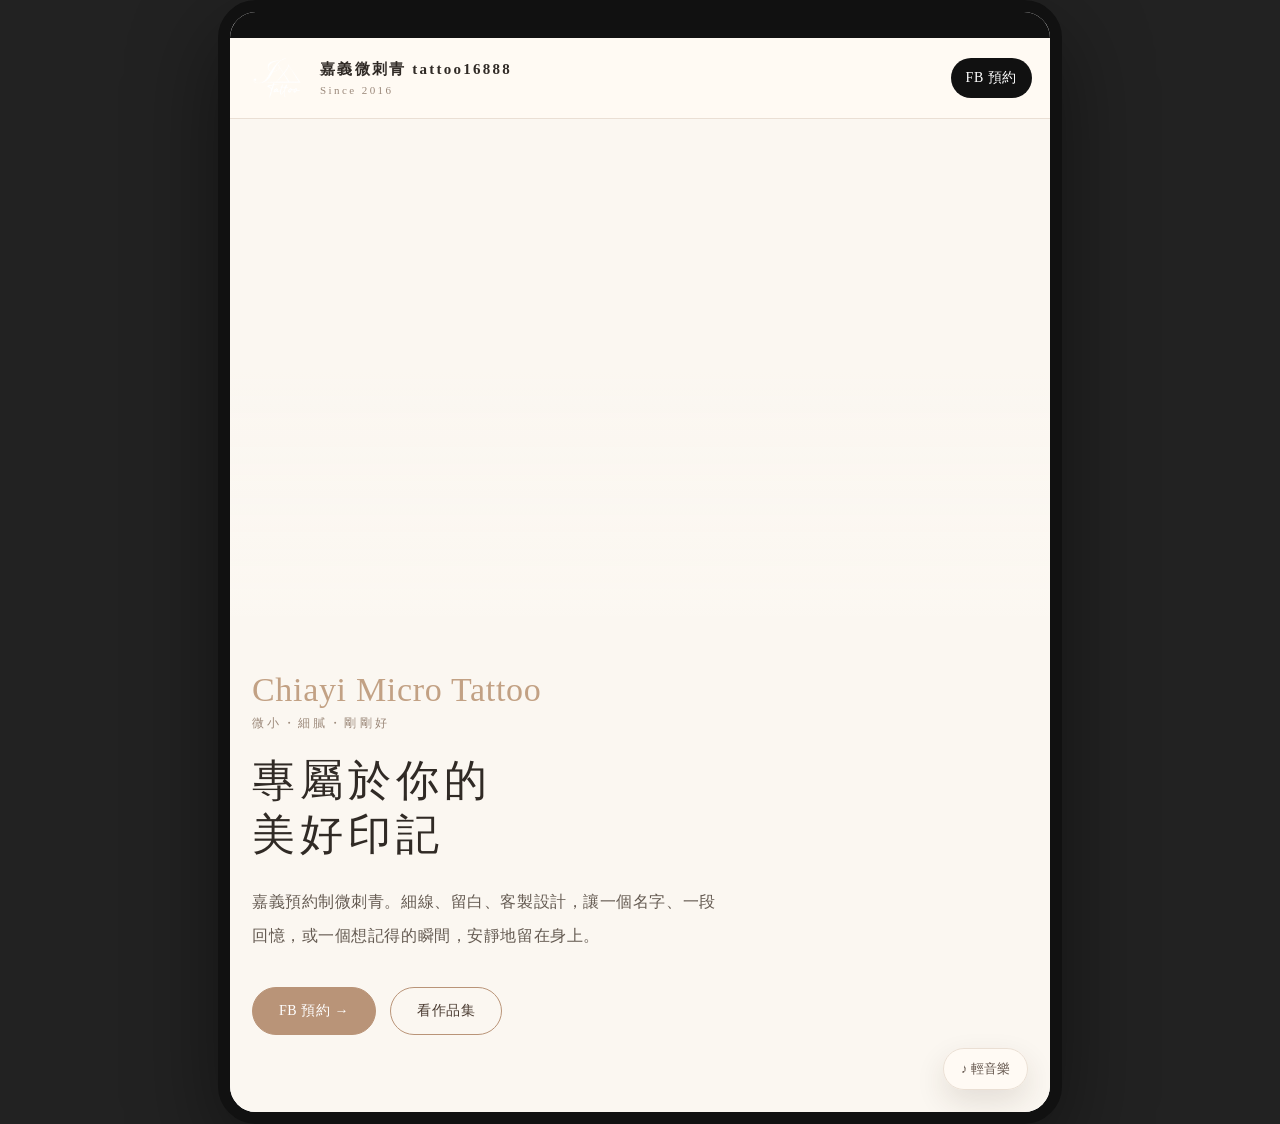
<file: ipad-preview.html>
<!DOCTYPE html><html lang="zh-Hant"><head><meta charset="UTF-8"><meta name="viewport" content="width=device-width, initial-scale=1"><title>iPad版預覽</title><style>body{margin:0;background:#222;display:flex;min-height:100vh;align-items:center;justify-content:center;font-family:sans-serif}.device{width:820px;height:1100px;border:12px solid #111;border-radius:38px;background:#fff;overflow:hidden;box-shadow:0 30px 90px rgba(0,0,0,.45)}.top{height:26px;background:#111}iframe{width:100%;height:calc(100% - 26px);border:0}@media(max-width:860px){.device{width:100vw;height:100vh;border:0;border-radius:0}.top{display:none}iframe{height:100%}}</style></head><body><div class="device"><div class="top"></div><iframe src="index.html"></iframe></div></body></html>
</file>
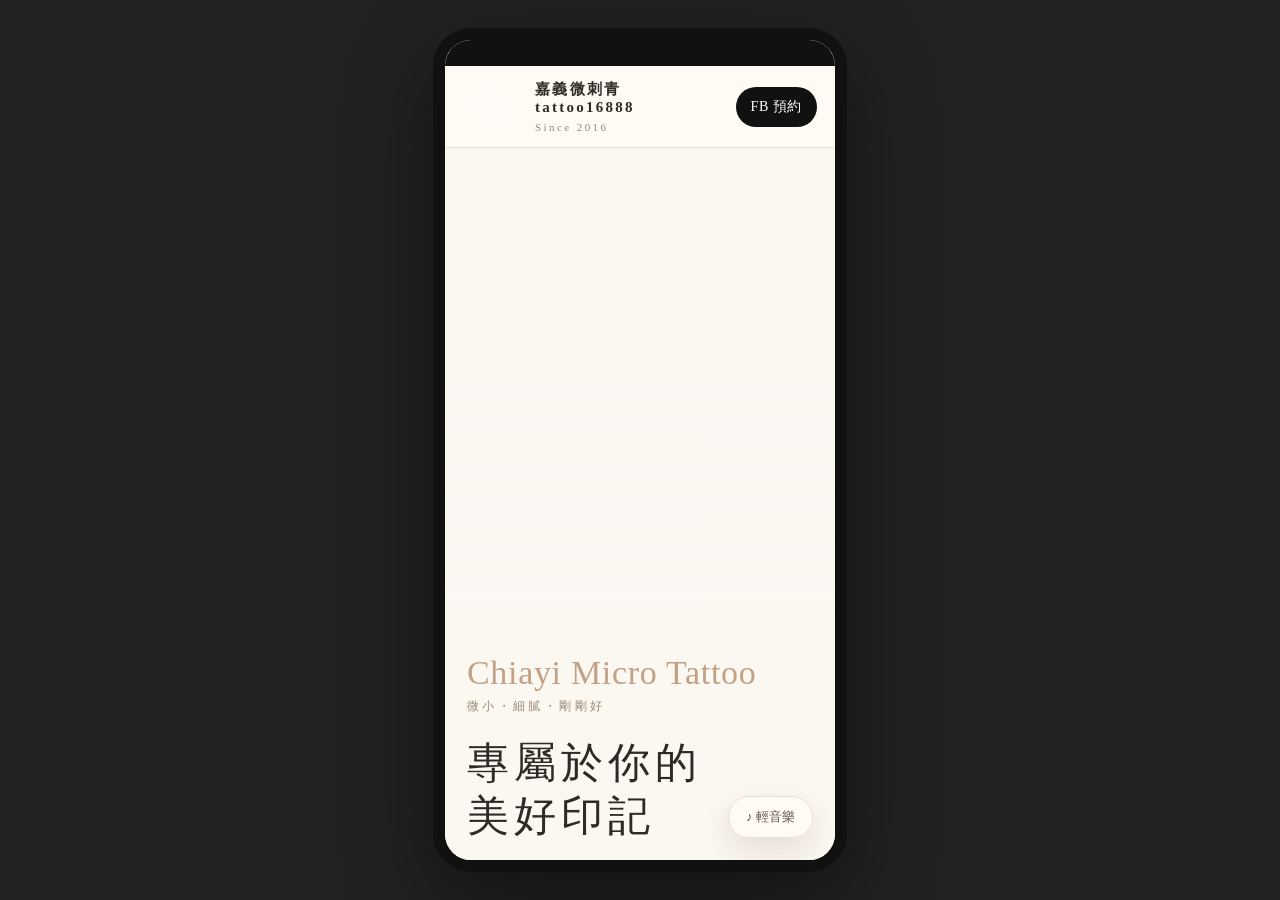
<file: mobile-preview.html>
<!DOCTYPE html><html lang="zh-Hant"><head><meta charset="UTF-8"><meta name="viewport" content="width=device-width, initial-scale=1"><title>手機版預覽</title><style>body{margin:0;background:#222;display:flex;min-height:100vh;align-items:center;justify-content:center;font-family:sans-serif}.device{width:390px;height:820px;border:12px solid #111;border-radius:38px;background:#fff;overflow:hidden;box-shadow:0 30px 90px rgba(0,0,0,.45)}.top{height:26px;background:#111}iframe{width:100%;height:calc(100% - 26px);border:0}@media(max-width:430px){.device{width:100vw;height:100vh;border:0;border-radius:0}.top{display:none}iframe{height:100%}}</style></head><body><div class="device"><div class="top"></div><iframe src="index.html"></iframe></div></body></html>
</file>
<file: small-tattoo/style.css>
@import url('https://fonts.googleapis.com/css2?family=DM+Mono&family=DM+Serif+Display:ital@0;1&family=Noto+Serif+TC:wght@300;400;500;600&display=swap');
:root{--ink:#1e2521;--paper:#f6f3ec;--mist:#e6e4dc;--pine:#24483d;--gold:#b18a5c}*{box-sizing:border-box}html{scroll-behavior:smooth}body{margin:0;background:var(--paper);color:var(--ink);font-family:'Noto Serif TC',serif}a{color:inherit;text-decoration:none}.nav{height:74px;padding:0 clamp(20px,4vw,60px);display:flex;align-items:center;justify-content:space-between;border-bottom:1px solid rgba(30,37,33,.14);background:rgba(246,243,236,.92);position:fixed;inset:0 0 auto;z-index:10;backdrop-filter:blur(14px)}.brand,.nav nav,.book,.eyebrow,.scroll,.note{font-family:'DM Mono',monospace;letter-spacing:.12em;font-size:11px}.brand{font-weight:700}.brand i{font-style:normal;color:var(--gold)}.nav nav{display:flex;gap:30px;font-size:10px}.nav nav a:hover{color:var(--gold)}.book{padding:10px 14px;border:1px solid var(--ink);letter-spacing:.06em}.hero{margin-top:74px;height:min(780px,calc(100vh - 74px));min-height:580px;position:relative;overflow:hidden;background:#383d38}.hero-video{width:100%;height:100%;object-fit:cover;object-position:center 35%;display:block;transform:scale(1.035)}.hero-shade{position:absolute;inset:0;background:linear-gradient(90deg,rgba(8,14,11,.62),rgba(8,14,11,.10) 68%),linear-gradient(0deg,rgba(8,14,11,.26),transparent 42%)}.hero-copy{position:absolute;z-index:1;left:clamp(24px,7vw,112px);top:42%;transform:translateY(-45%);color:#fff}.hero-location{font-family:'DM Mono',monospace;letter-spacing:.24em;font-size:10px;color:#d7c1a3;margin:0 0 28px}.hero h1{font-family:'Noto Serif TC',serif;font-size:clamp(42px,5.1vw,76px);font-weight:300;line-height:1.42;letter-spacing:.13em;margin:0;color:#f5f1e9}.hero-en{font-family:'DM Mono',monospace;font-size:9px;letter-spacing:.55em;text-transform:lowercase;color:#e6ded1;margin:26px 0 0;white-space:nowrap}.studio-sign{position:absolute;z-index:1;left:clamp(24px,7vw,112px);bottom:31px;color:rgba(255,255,255,.82);font-family:'Noto Serif TC',serif;font-size:11px;font-weight:400;letter-spacing:.42em;writing-mode:vertical-rl}.scroll{position:absolute;z-index:1;bottom:27px;right:clamp(22px,4vw,60px);color:#fff;font-size:9px}.intro,.studio,.works,.guide{padding:clamp(70px,10vw,150px) clamp(24px,9vw,150px)}.eyebrow{margin:0;color:var(--gold);font-size:10px}.intro{display:grid;grid-template-columns:1fr 2.2fr 1fr;gap:50px;border-bottom:1px solid rgba(30,37,33,.14)}h2{font-size:clamp(35px,5vw,72px);line-height:1.13;font-weight:500;letter-spacing:-.06em;margin:0}.intro div p,.studio-copy p,.guide-top p{line-height:2;color:#59605b;font-size:16px;max-width:490px;margin:28px 0 0}.note{align-self:end;color:#69706a;line-height:1.8;font-size:9px}.studio{background:var(--mist);display:grid;grid-template-columns:1.25fr 1fr;gap:clamp(36px,8vw,130px);align-items:center}.studio-image{height:580px;overflow:hidden}.studio-image img{width:100%;height:100%;object-fit:cover;object-position:center 100%}.studio-copy a{display:inline-flex;gap:46px;margin-top:40px;font-size:14px;border-bottom:1px solid var(--ink);padding-bottom:8px}.studio-copy b{color:var(--gold)}.section-head{display:grid;grid-template-columns:1fr 1.7fr 1fr;gap:25px;align-items:end;margin-bottom:54px}.section-head>p:last-child{line-height:1.8;color:#59605b;font-size:14px;margin:0}.work-grid{display:grid;grid-template-columns:repeat(12,minmax(0,1fr));gap:22px 22px;align-items:start}.work-card{margin:0;grid-column:span 4}.work-card.featured{grid-column:span 7}.work-card.tall{grid-column:span 5}.work-card.wide{grid-column:span 6}.work-card img{width:100%;height:360px;object-fit:cover;display:block;background:#e7e2d9}.work-card.featured img{height:560px}.work-card.tall img{height:560px}.work-card.wide img{height:420px}.work-card figcaption{display:flex;justify-content:space-between;align-items:baseline;gap:14px;padding-top:13px}.work-card span{font-family:'DM Mono',monospace;color:#6b706b;font-size:9px;letter-spacing:.08em}.work-card strong{font-size:18px;font-weight:500}.work-card:nth-child(3) img{object-position:center 48%}.work-card:nth-child(4) img{object-position:center 44%}.work-card:nth-child(5) img{object-position:center 46%}.work-card:nth-child(6) img{object-position:center 42%}.work-card:nth-child(7) img{object-position:center 42%}.work-card:nth-child(8) img{object-position:center 36%}.guide{position:relative;overflow:hidden;background:#102a24;color:#f7f4ed;isolation:isolate}.guide:before{content:"";position:absolute;inset:0;pointer-events:none;z-index:-2;background:radial-gradient(ellipse at 28% 18%,rgba(255,255,255,.085) 0%,rgba(255,255,255,.028) 18%,transparent 44%),radial-gradient(ellipse at 76% 72%,rgba(255,255,255,.035) 0%,transparent 30%),linear-gradient(128deg,#0d251f 0%,#15362d 48%,#0b211c 100%)}.guide:after{content:"";position:absolute;inset:0;pointer-events:none;z-index:-1;opacity:.68;background-image:repeating-radial-gradient(circle at 18% 26%,rgba(255,255,255,.05) 0 1px,rgba(0,0,0,.035) 1px 2px,transparent 2px 4px),repeating-linear-gradient(7deg,rgba(255,255,255,.018) 0 1px,rgba(0,0,0,.028) 1px 2px,transparent 2px 5px),linear-gradient(90deg,rgba(0,0,0,.14),transparent 22%,transparent 76%,rgba(0,0,0,.14));mix-blend-mode:soft-light}.guide .eyebrow{color:#c8ad87}.guide-top{display:grid;grid-template-columns:1fr 1fr;gap:30px;margin:25px 0 70px}.guide-top p{color:#d1d8d3;margin:0;align-self:end}.guide ol{list-style:none;margin:0;padding:0;border-top:1px solid rgba(255,255,255,.22)}.guide li{display:grid;grid-template-columns:1fr 2fr;padding:28px 0;border-bottom:1px solid rgba(255,255,255,.22)}.guide li>span{font-family:'DM Mono',monospace;color:#c8ad87;font-size:12px}.guide li b{font-size:21px;font-weight:500}.guide li p{margin:7px 0 0;color:#d1d8d3;font-size:14px}.contact{padding:clamp(80px,11vw,165px) clamp(24px,9vw,150px);background:#191e1a;color:#f7f4ed}.contact .eyebrow{color:#cdb99c}.contact h2{margin:26px 0 46px}.contact a{display:inline-flex;gap:60px;border:1px solid #e8e1d5;padding:16px 20px;font-size:14px}.contact a span{color:#cdb99c}.contact .foot{font-family:'DM Mono',monospace;color:#aab0aa;letter-spacing:.08em;font-size:9px;margin:94px 0 0}@media(max-width:760px){.nav{height:64px;padding:0 18px}.nav nav{display:none}.book{font-size:9px;padding:9px}.hero{margin-top:64px;min-height:620px}.hero-video{object-position:58% 50%;transform:none}.hero-copy{left:25px;right:20px;top:40%;transform:translateY(-45%)}.hero-location{font-size:9px;margin-bottom:22px}.hero h1{font-size:clamp(38px,11vw,49px);line-height:1.48;letter-spacing:.09em}.hero-en{font-size:8px;letter-spacing:.38em;margin-top:22px}.studio-sign{left:25px;bottom:26px;font-size:9px;letter-spacing:.32em;writing-mode:horizontal-tb}.scroll{right:20px;bottom:25px;font-size:8px}.intro,.studio,.section-head,.guide-top{grid-template-columns:1fr}.intro{gap:26px}.note{display:none}.studio-image{height:370px}.studio-image img{object-position:center 100%}.studio-copy{padding-bottom:3px}.section-head{margin-bottom:32px}.work-grid{display:flex;gap:16px;overflow-x:auto;scroll-snap-type:x mandatory;padding-bottom:12px;margin-right:-24px;padding-right:24px}.work-grid::-webkit-scrollbar{display:none}.work-card,.work-card.featured,.work-card.tall,.work-card.wide{flex:0 0 78vw;scroll-snap-align:start}.work-card img,.work-card.featured img,.work-card.tall img,.work-card.wide img{height:430px}.work-card figcaption{align-items:flex-start}.work-card strong{font-size:17px}.guide:before{background:radial-gradient(ellipse at 24% 15%,rgba(255,255,255,.07) 0%,rgba(255,255,255,.022) 20%,transparent 42%),linear-gradient(128deg,#0e2822 0%,#14342c 54%,#0b221d 100%)}.guide:after{opacity:.56}.guide li{grid-template-columns:54px 1fr}.contact .foot{margin-top:70px}.brand{font-size:9px}}
</file>
<file: tattoo_trend_radar_github_pages/style.css>
* {
  box-sizing: border-box;
}

:root {
  --bg: #f7f1ea;
  --card: #fffaf5;
  --ink: #2d2620;
  --muted: #786a5f;
  --accent: #c8ad92;
  --accent-dark: #8d7059;
  --line: #eadbcb;
  --shadow: 0 18px 45px rgba(75, 53, 34, 0.12);
}

body {
  margin: 0;
  font-family: -apple-system, BlinkMacSystemFont, "Noto Sans TC", "PingFang TC", "Microsoft JhengHei", sans-serif;
  background:
    radial-gradient(circle at top left, rgba(255,255,255,.9), transparent 35%),
    linear-gradient(145deg, #f9f2eb, #efe2d5);
  color: var(--ink);
}

.app-shell {
  max-width: 1180px;
  margin: 0 auto;
  padding: 20px 18px 90px;
}

.hero {
  margin: 12px 0 24px;
  padding: 34px 24px;
  border: 1px solid var(--line);
  border-radius: 30px;
  background: rgba(255, 250, 245, 0.85);
  box-shadow: var(--shadow);
}

.brand-kicker {
  letter-spacing: .22em;
  font-size: 12px;
  color: var(--accent-dark);
  font-weight: 700;
}

h1 {
  font-size: clamp(32px, 7vw, 64px);
  line-height: 1.05;
  margin: 12px 0;
  font-weight: 800;
}

.hero p, .card p {
  color: var(--muted);
  line-height: 1.7;
}

.search-box {
  margin-top: 24px;
  display: flex;
  gap: 10px;
}

input, textarea {
  width: 100%;
  border: 1px solid var(--line);
  border-radius: 18px;
  padding: 15px 16px;
  background: #fff;
  color: var(--ink);
  font-size: 16px;
  outline: none;
}

textarea {
  min-height: 110px;
  resize: vertical;
}

button {
  border: 0;
  border-radius: 999px;
  padding: 13px 18px;
  background: var(--ink);
  color: white;
  font-weight: 700;
  cursor: pointer;
  transition: .2s ease;
  white-space: nowrap;
}

button:hover {
  transform: translateY(-2px);
  background: var(--accent-dark);
}

.section {
  margin: 24px 0;
}

.section h2 {
  font-size: 22px;
  margin: 0 0 14px;
}

.quick-grid, .category-grid {
  display: grid;
  grid-template-columns: repeat(3, 1fr);
  gap: 11px;
}

.quick-grid button, .category-grid button, .tag-list button {
  background: #fff;
  color: var(--ink);
  border: 1px solid var(--line);
  box-shadow: 0 8px 22px rgba(75, 53, 34, 0.06);
}

.cards {
  display: grid;
  grid-template-columns: repeat(3, 1fr);
  gap: 14px;
}

.card, .prompt-card {
  padding: 20px;
  border-radius: 24px;
  border: 1px solid var(--line);
  background: rgba(255, 250, 245, .92);
  box-shadow: 0 12px 35px rgba(75, 53, 34, 0.08);
}

.card h3 {
  margin: 0 0 8px;
  font-size: 20px;
}

.tag-list, .prompt-actions {
  display: flex;
  flex-wrap: wrap;
  gap: 9px;
  margin-top: 14px;
}

.favorites-empty {
  padding: 18px;
  border: 1px dashed var(--accent);
  border-radius: 20px;
  color: var(--muted);
  background: rgba(255,255,255,.48);
}

.favorite-item {
  display: flex;
  justify-content: space-between;
  align-items: center;
  gap: 10px;
  margin: 8px 0;
  padding: 13px 14px;
  background: #fff;
  border: 1px solid var(--line);
  border-radius: 18px;
}

.favorite-item span {
  font-weight: 700;
}

.favorite-item div {
  display: flex;
  gap: 7px;
}

.bottom-nav {
  position: fixed;
  left: 50%;
  bottom: 14px;
  transform: translateX(-50%);
  display: flex;
  gap: 8px;
  padding: 8px;
  border-radius: 999px;
  background: rgba(255, 250, 245, .95);
  border: 1px solid var(--line);
  box-shadow: var(--shadow);
  backdrop-filter: blur(12px);
  z-index: 20;
}

.bottom-nav a, .bottom-nav button {
  text-decoration: none;
  color: white;
  background: var(--ink);
  border-radius: 999px;
  padding: 12px 15px;
  font-size: 14px;
  font-weight: 700;
}

@media (max-width: 820px) {
  .app-shell {
    padding: 12px 12px 88px;
  }

  .hero {
    padding: 26px 18px;
    border-radius: 24px;
  }

  .search-box {
    flex-direction: column;
  }

  .cards {
    grid-template-columns: 1fr;
  }

  .quick-grid, .category-grid {
    grid-template-columns: repeat(2, 1fr);
  }

  button {
    padding: 13px 14px;
  }

  .bottom-nav {
    width: calc(100% - 22px);
    justify-content: center;
  }
}

@media (max-width: 390px) {
  .quick-grid, .category-grid {
    grid-template-columns: 1fr;
  }
}
</file>
